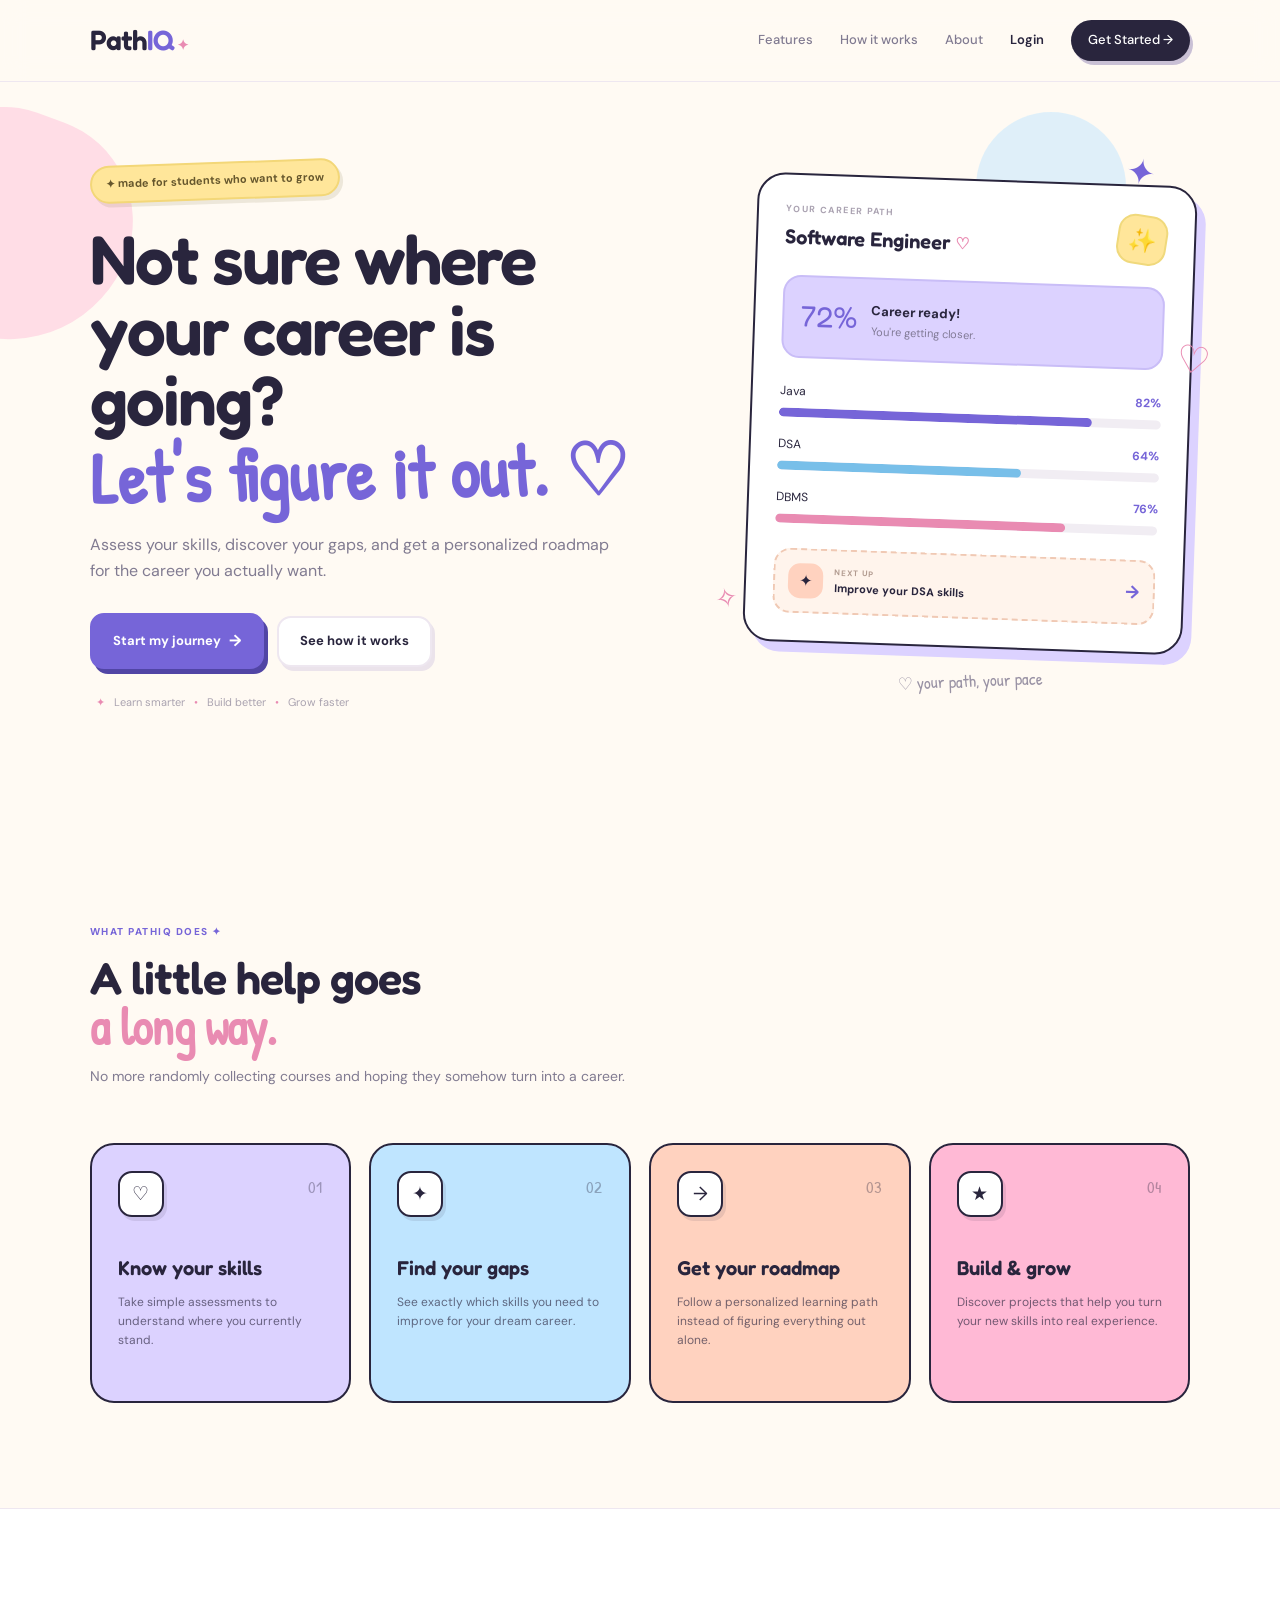
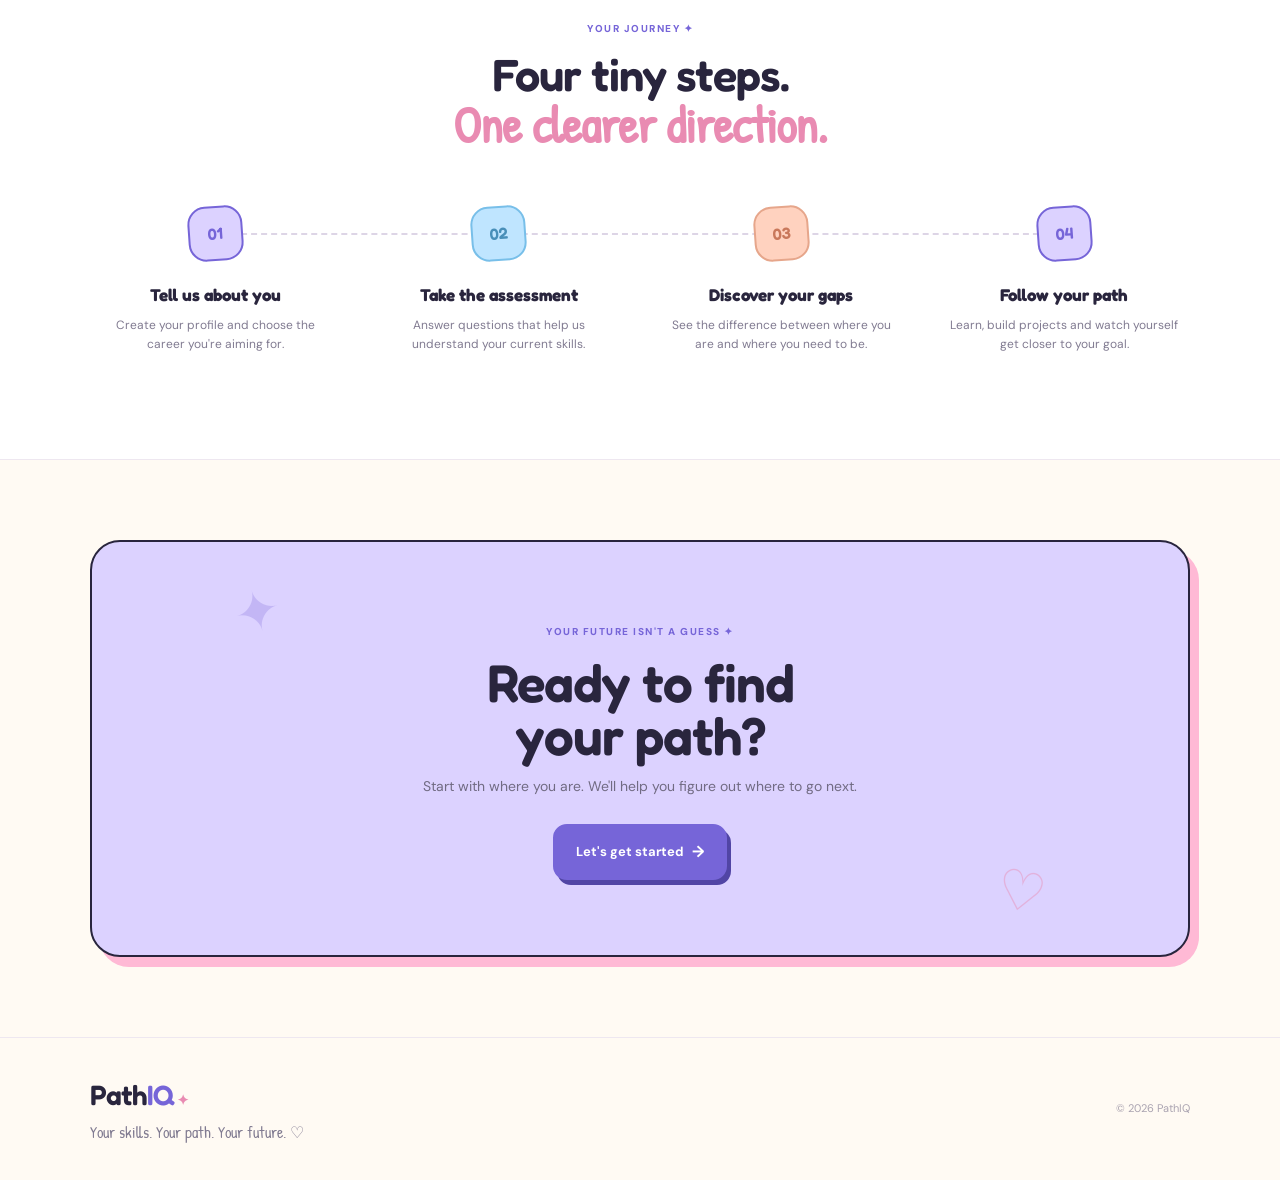
<file: index.html>
<!DOCTYPE html>
<html lang="en">

<head>
    <meta charset="UTF-8">
    <meta name="viewport" content="width=device-width, initial-scale=1.0">

    <title>PathIQ | Find Your Path</title>

    <link rel="stylesheet" href="style.css">

    <link rel="preconnect" href="https://fonts.googleapis.com">
    <link rel="preconnect" href="https://fonts.gstatic.com" crossorigin>

    <link href="https://fonts.googleapis.com/css2?family=DM+Sans:wght@400;500;600;700&family=Patrick+Hand&display=swap"
          rel="stylesheet">
</head>

<body>

<!-- NAVBAR -->

<header class="navbar">

    <a href="index.html" class="logo">
        Path<span>IQ</span><small>✦</small>
    </a>

    <nav>
        <a href="#features">Features</a>
        <a href="#how-it-works">How it works</a>
        <a href="#about">About</a>
        <a href="login.html" class="login-link">Login</a>

        <a href="register.html" class="nav-button">
            Get Started <span>→</span>
        </a>
    </nav>

</header>


<!-- HERO -->

<main>

<section class="hero">

    <div class="hero-content">

        <div class="cute-badge">
            ✦ made for students who want to grow
        </div>

        <h1>
            Not sure where<br>
            your career is going?
            <span>Let's figure it out. ♡</span>
        </h1>

        <p>
            Assess your skills, discover your gaps,
            and get a personalized roadmap for the
            career you actually want.
        </p>

        <div class="hero-buttons">

            <a href="register.html" class="primary-button">
                Start my journey <span>→</span>
            </a>

            <a href="#how-it-works" class="secondary-button">
                See how it works
            </a>

        </div>

        <div class="mini-trust">
            <span>✦</span>
            Learn smarter
            <span>•</span>
            Build better
            <span>•</span>
            Grow faster
        </div>

    </div>


    <!-- CAREER CARD -->

    <div class="hero-card-area">

        <div class="floating-star star-one">✦</div>
        <div class="floating-star star-two">✧</div>
        <div class="floating-heart">♡</div>

        <div class="career-card">

            <div class="card-top">

                <div>
                    <span class="tiny-label">YOUR CAREER PATH</span>

                    <h3>
                        Software Engineer
                        <span>♡</span>
                    </h3>
                </div>

                <div class="cute-avatar">
                    ✨
                </div>

            </div>


            <div class="ready-box">

                <div class="ready-number">
                    72%
                </div>

                <div>
                    <strong>Career ready!</strong>

                    <p>
                        You're getting closer.
                    </p>
                </div>

            </div>


            <div class="skill-list">

                <div class="skill-row">

                    <div class="skill-title">
                        <span>Java</span>
                        <strong>82%</strong>
                    </div>

                    <div class="skill-track">
                        <div class="skill-fill java"></div>
                    </div>

                </div>


                <div class="skill-row">

                    <div class="skill-title">
                        <span>DSA</span>
                        <strong>64%</strong>
                    </div>

                    <div class="skill-track">
                        <div class="skill-fill dsa"></div>
                    </div>

                </div>


                <div class="skill-row">

                    <div class="skill-title">
                        <span>DBMS</span>
                        <strong>76%</strong>
                    </div>

                    <div class="skill-track">
                        <div class="skill-fill dbms"></div>
                    </div>

                </div>

            </div>


            <div class="next-step">

                <div class="step-icon">
                    ✦
                </div>

                <div>
                    <span>NEXT UP</span>
                    <strong>Improve your DSA skills</strong>
                </div>

                <span class="arrow">→</span>

            </div>

        </div>


        <div class="little-note">
            <span>♡</span>
            your path, your pace
        </div>

    </div>

</section>


<!-- FEATURES -->

<section class="features" id="features">

    <div class="section-title">

        <span class="section-label">
            WHAT PATHIQ DOES ✦
        </span>

        <h2>
            A little help goes<br>
            <span>a long way.</span>
        </h2>

        <p>
            No more randomly collecting courses and hoping
            they somehow turn into a career.
        </p>

    </div>


    <div class="feature-grid">

        <article class="feature-card purple">

            <div class="feature-icon">
                ♡
            </div>

            <span class="feature-number">01</span>

            <h3>
                Know your skills
            </h3>

            <p>
                Take simple assessments to understand
                where you currently stand.
            </p>

        </article>


        <article class="feature-card blue">

            <div class="feature-icon">
                ✦
            </div>

            <span class="feature-number">02</span>

            <h3>
                Find your gaps
            </h3>

            <p>
                See exactly which skills you need
                to improve for your dream career.
            </p>

        </article>


        <article class="feature-card peach">

            <div class="feature-icon">
                → 
            </div>

            <span class="feature-number">03</span>

            <h3>
                Get your roadmap
            </h3>

            <p>
                Follow a personalized learning path
                instead of figuring everything out alone.
            </p>

        </article>


        <article class="feature-card pink">

            <div class="feature-icon">
                ★
            </div>

            <span class="feature-number">04</span>

            <h3>
                Build & grow
            </h3>

            <p>
                Discover projects that help you turn
                your new skills into real experience.
            </p>

        </article>

    </div>

</section>


<!-- HOW IT WORKS -->

<section class="how-it-works" id="how-it-works">

    <div class="section-title center">

        <span class="section-label">
            YOUR JOURNEY ✦
        </span>

        <h2>
            Four tiny steps.<br>
            <span>One clearer direction.</span>
        </h2>

    </div>


    <div class="journey">

        <div class="journey-line"></div>


        <div class="journey-step">

            <div class="journey-number">
                01
            </div>

            <h3>
                Tell us about you
            </h3>

            <p>
                Create your profile and choose
                the career you're aiming for.
            </p>

        </div>


        <div class="journey-step">

            <div class="journey-number">
                02
            </div>

            <h3>
                Take the assessment
            </h3>

            <p>
                Answer questions that help us
                understand your current skills.
            </p>

        </div>


        <div class="journey-step">

            <div class="journey-number">
                03
            </div>

            <h3>
                Discover your gaps
            </h3>

            <p>
                See the difference between
                where you are and where you need to be.
            </p>

        </div>


        <div class="journey-step">

            <div class="journey-number">
                04
            </div>

            <h3>
                Follow your path
            </h3>

            <p>
                Learn, build projects and watch
                yourself get closer to your goal.
            </p>

        </div>

    </div>

</section>


<!-- CTA -->

<section class="cta" id="about">

    <div class="cta-decoration one">✦</div>
    <div class="cta-decoration two">♡</div>

    <div class="cta-content">

        <span class="section-label">
            YOUR FUTURE ISN'T A GUESS ✦
        </span>

        <h2>
            Ready to find<br>
            your path?
        </h2>

        <p>
            Start with where you are.
            We'll help you figure out where to go next.
        </p>

        <a href="register.html" class="primary-button">
            Let's get started <span>→</span>
        </a>

    </div>

</section>

</main>


<!-- FOOTER -->

<footer>

    <div class="footer-brand">
        <div class="logo">
            Path<span>IQ</span><small>✦</small>
        </div>

        <p>
            Your skills. Your path. Your future. ♡
        </p>
    </div>

    <div class="footer-right">
        © 2026 PathIQ
    </div>

</footer>


<script src="script.js"></script>

</body>

</html>
</file>
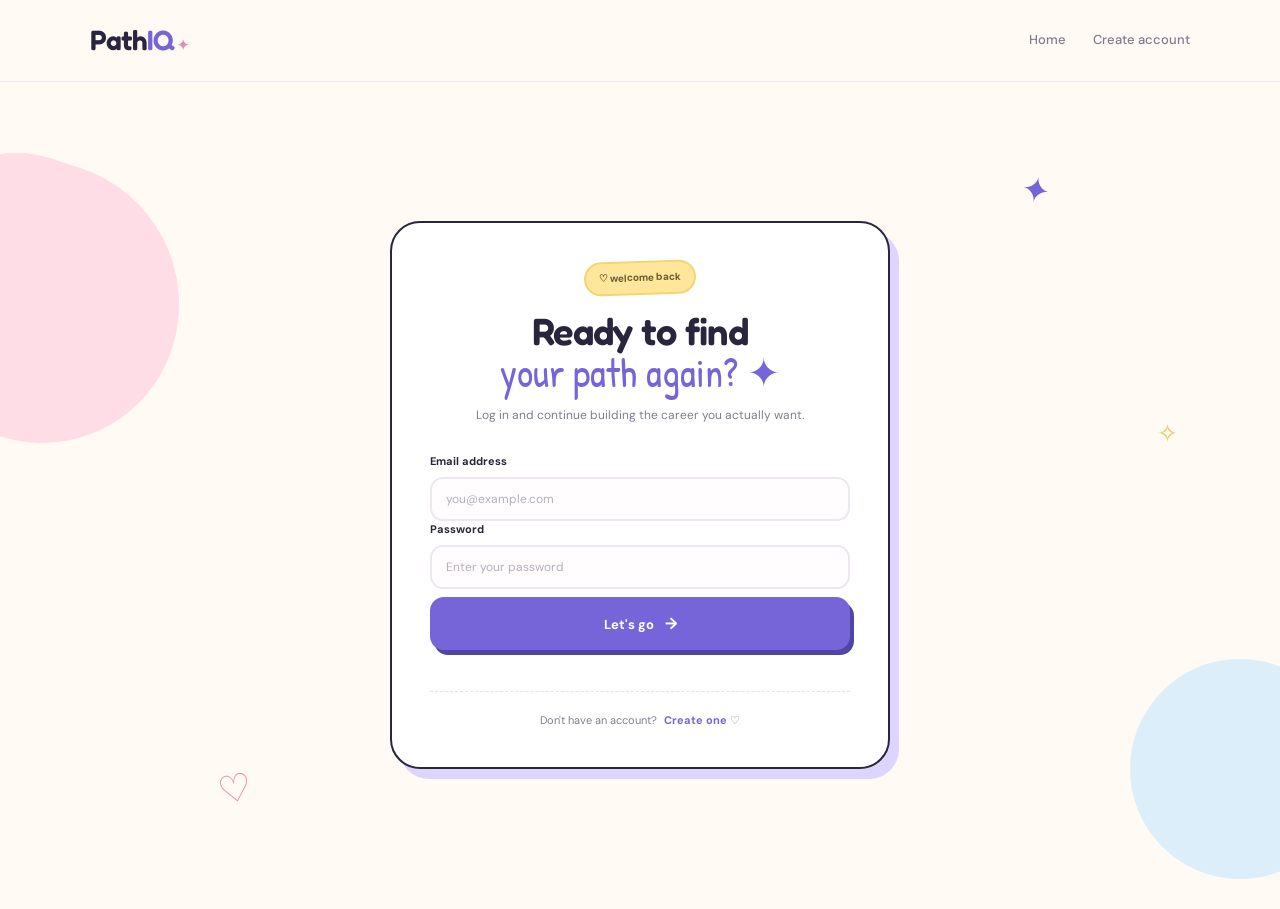
<file: assessment.html>
<!DOCTYPE html>
<html lang="en">

<head>
    <meta charset="UTF-8">
    <meta name="viewport" content="width=device-width, initial-scale=1.0">

    <title>PathIQ | Skill Assessment</title>

    <link rel="stylesheet" href="style.css">

    <link rel="preconnect" href="https://fonts.googleapis.com">
    <link rel="preconnect" href="https://fonts.gstatic.com" crossorigin>

    <link
        href="https://fonts.googleapis.com/css2?family=DM+Sans:wght@400;500;600;700&family=Fredoka:wght@400;500;600;700&family=Patrick+Hand&display=swap"
        rel="stylesheet">
</head>

<body>

<header class="navbar">

    <a href="dashboard.html" class="logo">
        Path<span>IQ</span><small>✦</small>
    </a>

    <nav>
        <a href="dashboard.html">Dashboard</a>
        <a href="index.html">Home</a>
        <a href="login.html" class="dashboard-logout">Logout</a>
    </nav>

</header>


<main class="assessment-page">


    <!-- INTRO -->

    <section class="assessment-intro">

        <div class="assessment-badge">
            ✦ let's see what you know
        </div>

        <h1>
            Find your
            <span>skill level</span> ♡
        </h1>

        <p>
            Choose a skill and answer a few quick questions
            to help PathIQ understand where you are.
        </p>

    </section>



    <!-- ASSESSMENT CARD -->

    <section class="assessment-card">


        <!-- SKILL SELECTOR -->

        <div class="assessment-skill-selector">

            <label for="skillSelect">
                CHOOSE A SKILL
            </label>

            <select id="skillSelect">

                <option value="">
                    Select a skill
                </option>

            </select>

        </div>



        <!-- TOP -->

        <div class="assessment-top">

            <div>

                <span class="mini-label">
                    SKILL ASSESSMENT
                </span>

                <h2 id="skillTitle">
                    Select a skill
                </h2>

            </div>


            <div class="question-count">

                <span id="currentQuestion">
                    1
                </span>

                /

                <span id="totalQuestions">
                    5
                </span>

            </div>

        </div>



        <!-- PROGRESS -->

        <div class="assessment-progress">

            <div
                id="assessmentProgress"
                class="assessment-progress-fill">
            </div>

        </div>



        <!-- QUESTION -->

        <div class="question-area">

            <span class="question-number">

                QUESTION
                <span id="questionNumber">
                    01
                </span>

            </span>


            <h3 id="questionText">
                Select a skill to begin your assessment.
            </h3>



            <!-- OPTIONS -->

            <div class="options">

                <button
                    class="option"
                    data-answer="A"
                    disabled>

                    <span class="option-letter">
                        A
                    </span>

                    <span id="optionA">
                        Option A
                    </span>

                </button>


                <button
                    class="option"
                    data-answer="B"
                    disabled>

                    <span class="option-letter">
                        B
                    </span>

                    <span id="optionB">
                        Option B
                    </span>

                </button>


                <button
                    class="option"
                    data-answer="C"
                    disabled>

                    <span class="option-letter">
                        C
                    </span>

                    <span id="optionC">
                        Option C
                    </span>

                </button>


                <button
                    class="option"
                    data-answer="D"
                    disabled>

                    <span class="option-letter">
                        D
                    </span>

                    <span id="optionD">
                        Option D
                    </span>

                </button>

            </div>

        </div>



        <!-- FOOTER -->

        <div class="assessment-footer">

            <button
                id="nextButton"
                class="assessment-next"
                disabled>

                Next question

                <span>
                    →
                </span>

            </button>

        </div>

    </section>



    <!-- NOTE -->

    <section class="assessment-note">

        <span>
            ✦
        </span>

        <p>
            Don't worry about getting everything right.
            Your answers simply help us understand your
            starting point.
        </p>

        <span>
            ♡
        </span>

    </section>


</main>


<script src="script.js"></script>

</body>

</html>
</file>
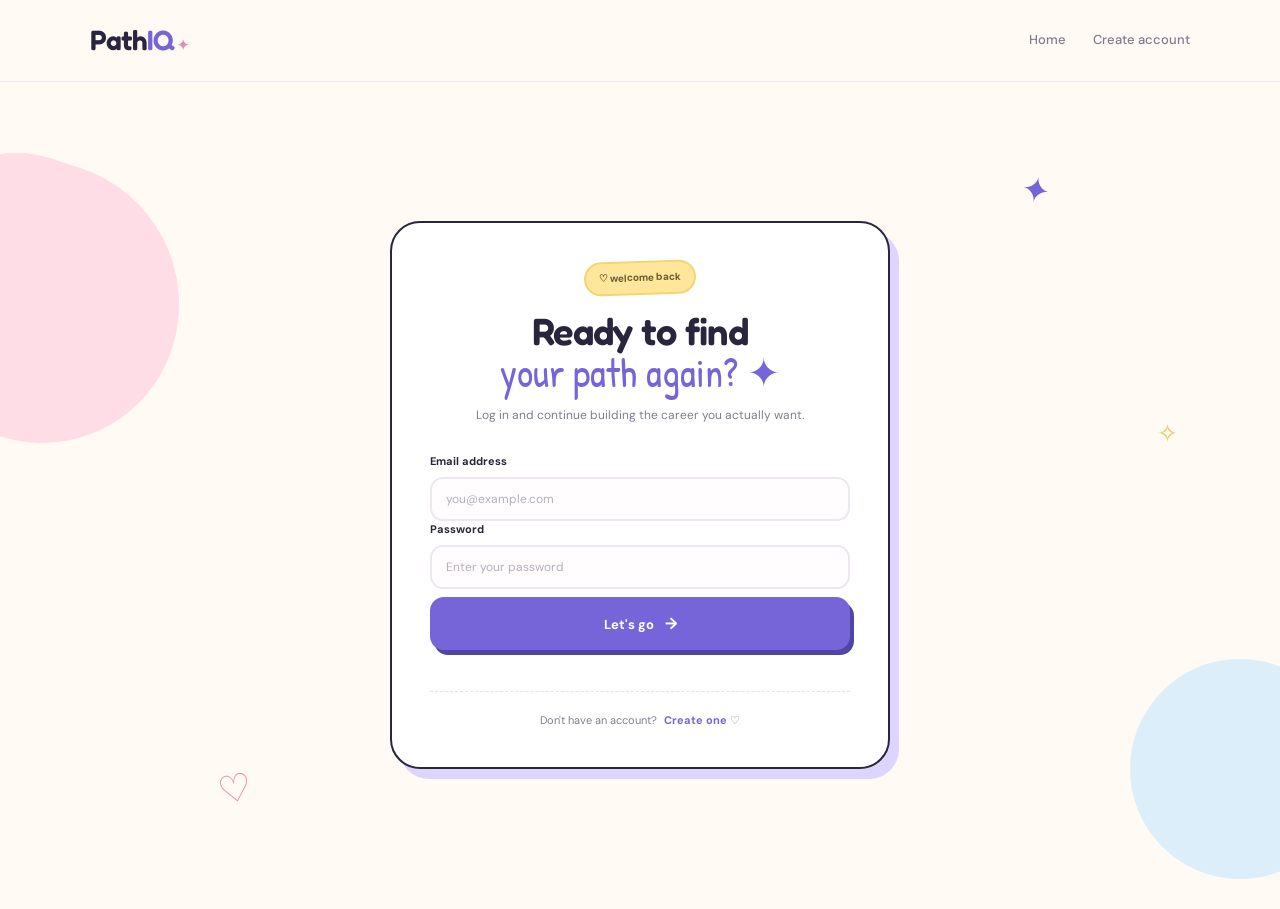
<file: dashboard.html>
<!DOCTYPE html>
<html lang="en">

<head>
    <meta charset="UTF-8">
    <meta name="viewport" content="width=device-width, initial-scale=1.0">

    <title>PathIQ | Dashboard</title>

    <link rel="stylesheet" href="style.css">

    <link rel="preconnect" href="https://fonts.googleapis.com">
    <link rel="preconnect" href="https://fonts.gstatic.com" crossorigin>

    <link
        href="https://fonts.googleapis.com/css2?family=DM+Sans:wght@400;500;600;700&family=Fredoka:wght@400;500;600;700&family=Patrick+Hand&display=swap"
        rel="stylesheet">
</head>

<body>

<header class="navbar">

    <a href="dashboard.html" class="logo">
        Path<span>IQ</span><small>✦</small>
    </a>

    <nav>
        <a href="dashboard.html">Dashboard</a>
        <a href="index.html">Home</a>
        <a href="login.html" class="dashboard-logout">Logout</a>
    </nav>

</header>


<main class="dashboard">

    <!-- WELCOME SECTION -->

    <section class="dashboard-welcome">

        <div>

            <div class="dashboard-badge">
                ✦ your journey starts here
            </div>

            <h1>
                Hey, <span id="userName">there</span> ♡
            </h1>

            <p>
                Let's turn your career goals into a path
                you can actually follow.
            </p>

        </div>


        <div class="career-goal-card">

            <span>
                YOUR CAREER GOAL
            </span>

            <h2 id="careerGoal">
                Software Engineer ♡
            </h2>

            <p>
                Keep going. You're building something good.
            </p>

        </div>

    </section>


    <!-- ASSESSMENT ACTION -->

    <section class="assessment-action">

        <div>

            <span class="mini-label">
                READY TO CHECK YOUR SKILLS?
            </span>

            <h2>
                Find out where you stand ♡
            </h2>

            <p>
                Take a quick assessment and let PathIQ
                identify your skill gaps.
            </p>

        </div>

        <a
            href="assessment.html"
            class="assessment-action-button">

            Take Assessment →

        </a>

    </section>


    <!-- DASHBOARD STATS -->

    <section class="dashboard-stats">

        <div class="stat-card stat-purple">

            <span class="stat-icon">
                ✦
            </span>

            <div>

                <small>
                    SKILLS ASSESSED
                </small>

                <strong id="skillsAssessed">
                    0
                </strong>

            </div>

        </div>


        <div class="stat-card stat-pink">

            <span class="stat-icon">
                ♡
            </span>

            <div>

                <small>
                    SKILL GAPS
                </small>

                <strong id="skillGaps">
                    0
                </strong>

            </div>

        </div>


        <div class="stat-card stat-yellow">

            <span class="stat-icon">
                →
            </span>

            <div>

                <small>
                    ROADMAP ITEMS
                </small>

                <strong id="roadmapItems">
                    0
                </strong>

            </div>

        </div>


        <div class="stat-card stat-blue">

            <span class="stat-icon">
                ✓
            </span>

            <div>

                <small>
                    PROGRESS
                </small>

                <strong id="progress">
                    0%
                </strong>

            </div>

        </div>

    </section>


    <!-- SKILLS + SKILL GAPS -->

    <section class="dashboard-grid">


        <!-- YOUR SKILLS -->

        <div class="dashboard-card skills-card">

            <div class="card-heading">

                <div>

                    <span class="mini-label">
                        YOUR SKILLS
                    </span>

                    <h2>
                        How you're doing
                    </h2>

                </div>

                <span class="card-decoration">
                    ✦
                </span>

            </div>


            <div
                class="skill-item"
                data-skill-id="1">

                <div class="skill-info">

                    <span>
                        Java
                    </span>

                    <strong class="skill-percentage">
                        72%
                    </strong>

                </div>

                <div class="progress-bar">

                    <div
                        class="progress-fill purple-fill"
                        style="width: 72%;">

                    </div>

                </div>

            </div>


            <div
                class="skill-item"
                data-skill-id="3">

                <div class="skill-info">

                    <span>
                        DSA
                    </span>

                    <strong class="skill-percentage">
                        48%
                    </strong>

                </div>

                <div class="progress-bar">

                    <div
                        class="progress-fill pink-fill"
                        style="width: 48%;">

                    </div>

                </div>

            </div>


            <div
                class="skill-item"
                data-skill-id="4">

                <div class="skill-info">

                    <span>
                        SQL
                    </span>

                    <strong class="skill-percentage">
                        65%
                    </strong>

                </div>

                <div class="progress-bar">

                    <div
                        class="progress-fill yellow-fill"
                        style="width: 65%;">

                    </div>

                </div>

            </div>


            <div
                class="skill-item"
                data-skill-id="13">

                <div class="skill-info">

                    <span>
                        Spring Boot
                    </span>

                    <strong class="skill-percentage">
                        55%
                    </strong>

                </div>

                <div class="progress-bar">

                    <div
                        class="progress-fill blue-fill"
                        style="width: 55%;">

                    </div>

                </div>

            </div>

        </div>


        <!-- SKILL GAPS -->

        <div class="dashboard-card gaps-card">

            <div class="card-heading">

                <div>

                    <span class="mini-label">
                        SKILL GAPS
                    </span>

                    <h2>
                        What to work on
                    </h2>

                </div>

                <span class="card-decoration">
                    ♡
                </span>

            </div>


            <div id="skillGapList">

                <div class="gap-item">

                    <div>

                        <strong>
                            Loading...
                        </strong>

                        <span>
                            Finding your skill gaps
                        </span>

                    </div>

                    <b>
                        ...
                    </b>

                </div>

            </div>


            <a
                href="skill-analysis.html"
                class="small-action">

                View full skill analysis →

            </a>

        </div>

    </section>


    <!-- ROADMAP -->

    <section class="roadmap-card dashboard-card">

        <div class="roadmap-header">

            <div>

                <span class="mini-label">
                    YOUR ROADMAP
                </span>

                <h2>
                    Your next steps
                    <span>♡</span>
                </h2>

            </div>


            <a
                href="roadmap.html"
                class="small-action">

                View roadmap →

            </a>

        </div>


        <div id="roadmapList">

            <div class="roadmap-item">

                <div class="roadmap-number">
                    01
                </div>

                <div class="roadmap-content">

                    <h3>
                        Loading roadmap...
                    </h3>

                    <p>
                        Building your personalized learning path.
                    </p>

                </div>

                <span class="roadmap-status not-started">
                    Loading
                </span>

            </div>

        </div>

    </section>


    <!-- QUOTE -->

    <section class="dashboard-quote">

        <span>
            ✦
        </span>

        <p>
            You don't need to have it all figured out.
            You just need to know your next step.
        </p>

        <span>
            ♡
        </span>

    </section>

</main>


<script src="script.js"></script>

</body>

</html>
</file>
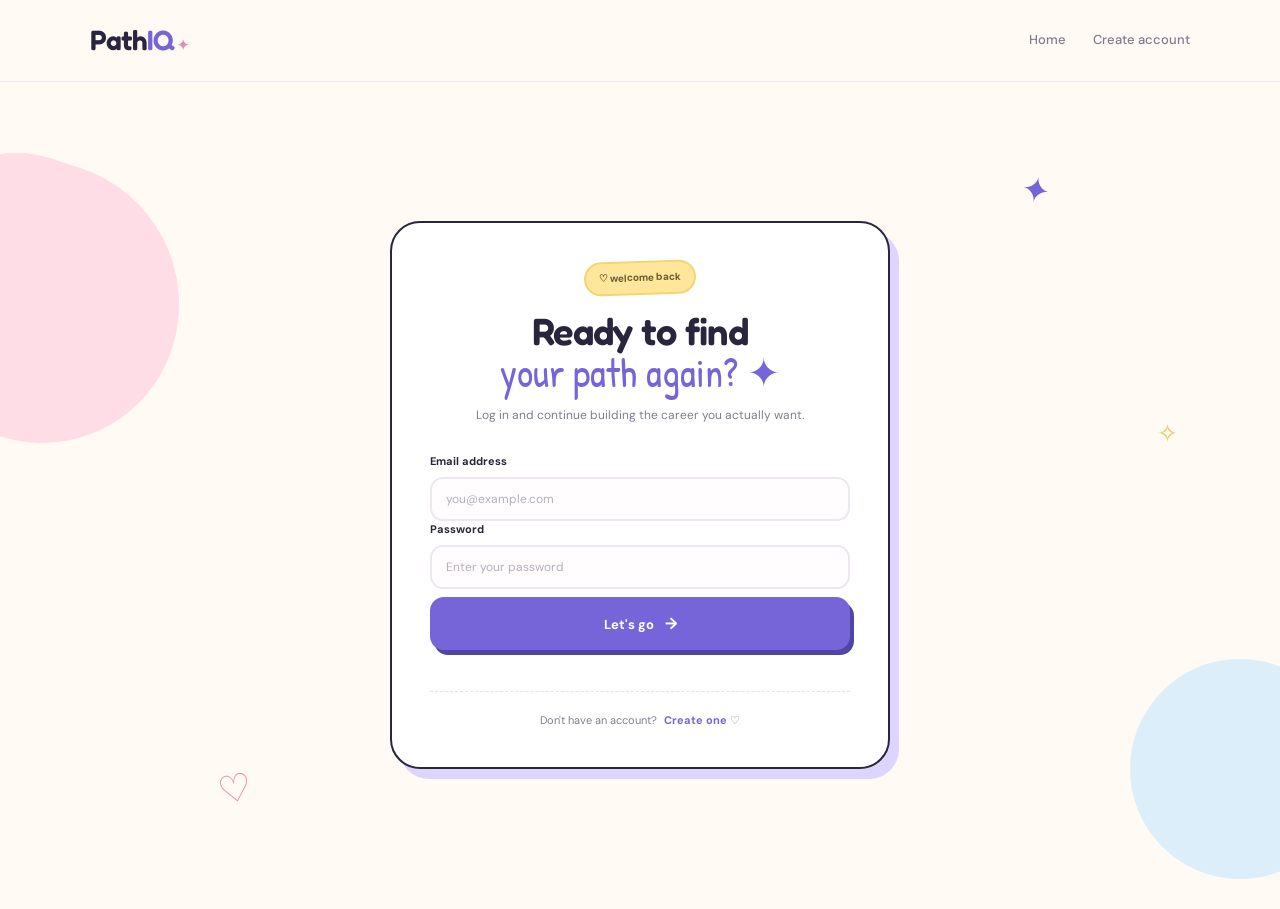
<file: login.html>
<!DOCTYPE html>
<html lang="en">

<head>
    <meta charset="UTF-8">
    <meta name="viewport" content="width=device-width, initial-scale=1.0">

    <title>PathIQ | Welcome Back</title>

    <link rel="stylesheet" href="style.css">

    <link rel="preconnect" href="https://fonts.googleapis.com">
    <link rel="preconnect" href="https://fonts.gstatic.com" crossorigin>

    <link href="https://fonts.googleapis.com/css2?family=DM+Sans:wght@400;500;600;700&family=Fredoka:wght@400;500;600;700&family=Patrick+Hand&display=swap"
          rel="stylesheet">
</head>

<body>

<header class="navbar">

    <a href="index.html" class="logo">
        Path<span>IQ</span><small>✦</small>
    </a>

    <nav>
        <a href="index.html">Home</a>

        <a href="register.html">
            Create account
        </a>
    </nav>

</header>


<main class="auth-page login-page">

    <div class="auth-decoration decoration-one">✦</div>
    <div class="auth-decoration decoration-two">♡</div>
    <div class="auth-decoration decoration-three">✧</div>


    <section class="register-card login-card">

        <div class="register-intro">

            <div class="auth-badge">
                ♡ welcome back
            </div>

            <h1>
                Ready to find
                <span>your path again? ✦</span>
            </h1>

            <p>
                Log in and continue building the career
                you actually want.
            </p>

        </div>


        <form id="loginForm">


            <!-- EMAIL -->

            <div class="form-group">

                <label for="loginEmail">
                    Email address
                </label>

                <input
                    type="email"
                    id="loginEmail"
                    name="email"
                    placeholder="you@example.com"
                    required
                >

            </div>


            <!-- PASSWORD -->

            <div class="form-group">

                <label for="loginPassword">
                    Password
                </label>

                <input
                    type="password"
                    id="loginPassword"
                    name="password"
                    placeholder="Enter your password"
                    required
                >

            </div>


            <button
                type="submit"
                class="register-button">

                Let's go
                <span>→</span>

            </button>


            <p id="loginMessage" class="form-message"></p>


        </form>


        <div class="auth-footer">

            Don't have an account?

            <a href="register.html">
                Create one
            </a>

            ♡

        </div>

    </section>

</main>


<script src="script.js"></script>

</body>

</html>
</file>
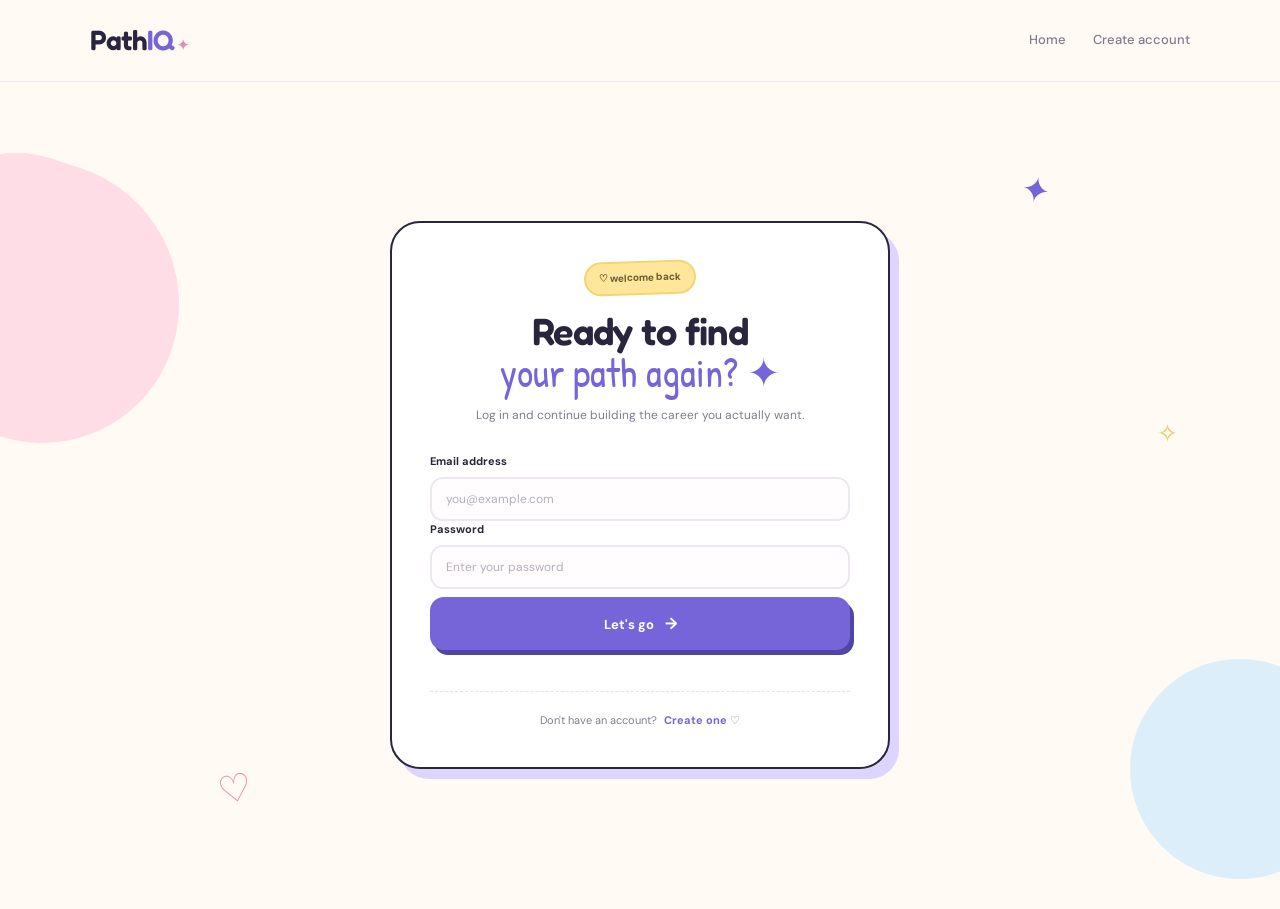
<file: projects.html>
<!DOCTYPE html>
<html lang="en">

<head>
    <meta charset="UTF-8">
    <meta name="viewport" content="width=device-width, initial-scale=1.0">

    <title>PathIQ | Recommended Projects</title>

    <link rel="stylesheet" href="style.css">

    <link rel="preconnect" href="https://fonts.googleapis.com">
    <link rel="preconnect" href="https://fonts.gstatic.com" crossorigin>

    <link
        href="https://fonts.googleapis.com/css2?family=DM+Sans:wght@400;500;600;700&family=Fredoka:wght@400;500;600;700&family=Patrick+Hand&display=swap"
        rel="stylesheet">
</head>

<body>

<header class="navbar">

    <a href="dashboard.html" class="logo">
        Path<span>IQ</span><small>✦</small>
    </a>

    <nav>

        <a href="dashboard.html">
            Dashboard
        </a>

        <a href="index.html">
            Home
        </a>

        <a href="login.html" class="dashboard-logout">
            Logout
        </a>

    </nav>

</header>


<main class="projects-page">

    <!-- =========================
         INTRO
    ========================== -->

    <section class="projects-intro">

        <div class="projects-badge">
            ✦ picked for your path
        </div>

        <h1>
            Projects that help you
            <span>level up ♡</span>
        </h1>

        <p>
            Based on your current skill gaps,
            PathIQ recommends projects that help you
            turn learning into something you can actually build.
        </p>

    </section>


    <!-- =========================
         PROJECT LIST
    ========================== -->

    <section class="projects-card">

        <div class="projects-heading">

            <div>

                <span class="mini-label">
                    RECOMMENDED PROJECTS
                </span>

                <h2>
                    Your next builds
                </h2>

            </div>

            <span class="projects-decoration">
                ✦
            </span>

        </div>


        <div id="projectList">

            <div class="project-loading">

                <span class="loading-star">
                    ✦
                </span>

                <p>
                    Finding projects for you...
                </p>

            </div>

        </div>

    </section>


    <!-- =========================
         FOOTER NOTE
    ========================== -->

    <section class="projects-note">

        <span>
            ♡
        </span>

        <p>
            You don't need a perfect project.
            You need a project that teaches you something.
        </p>

        <span>
            ✦
        </span>

    </section>

</main>


<script src="script.js"></script>

</body>

</html>
</file>
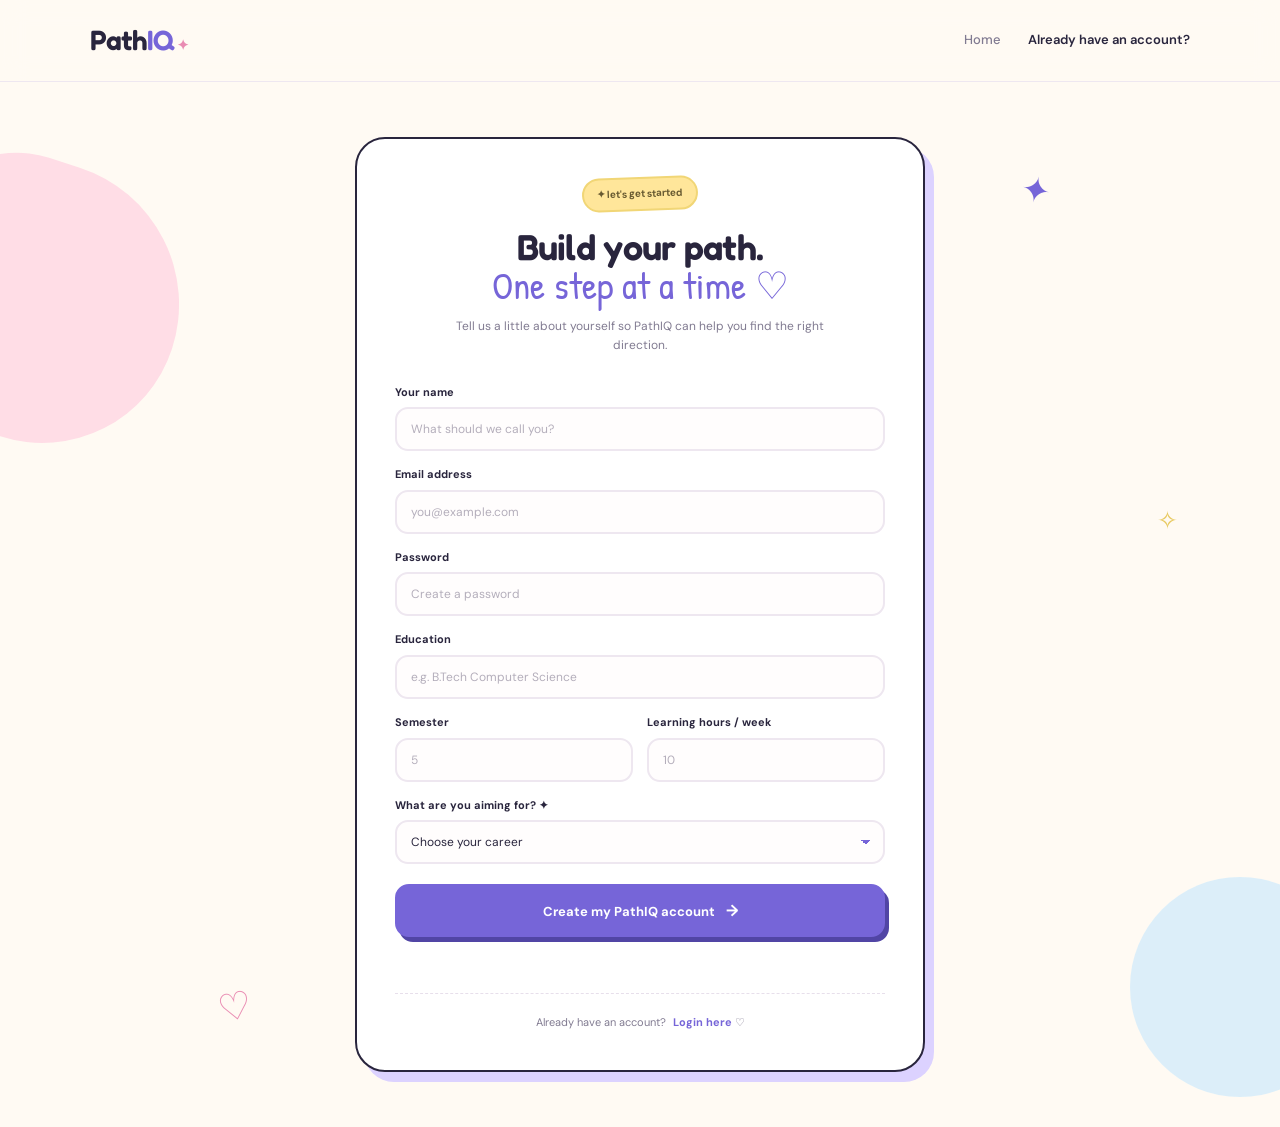
<file: register.html>
<!DOCTYPE html>
<html lang="en">

<head>
    <meta charset="UTF-8">
    <meta name="viewport" content="width=device-width, initial-scale=1.0">

    <title>PathIQ | Create Your Account</title>

    <link rel="stylesheet" href="style.css">

    <link rel="preconnect" href="https://fonts.googleapis.com">
    <link rel="preconnect" href="https://fonts.gstatic.com" crossorigin>

    <link href="https://fonts.googleapis.com/css2?family=DM+Sans:wght@400;500;600;700&family=Fredoka:wght@400;500;600;700&family=Patrick+Hand&display=swap"
          rel="stylesheet">
</head>

<body>

<header class="navbar">

    <a href="index.html" class="logo">
        Path<span>IQ</span><small>✦</small>
    </a>

    <nav>
        <a href="index.html">Home</a>
        <a href="login.html" class="login-link">
            Already have an account?
        </a>
    </nav>

</header>


<main class="auth-page">

    <div class="auth-decoration decoration-one">✦</div>
    <div class="auth-decoration decoration-two">♡</div>
    <div class="auth-decoration decoration-three">✧</div>


    <section class="register-card">

        <div class="register-intro">

            <div class="auth-badge">
                ✦ let's get started
            </div>

            <h1>
                Build your path.
                <span>One step at a time ♡</span>
            </h1>

            <p>
                Tell us a little about yourself so PathIQ
                can help you find the right direction.
            </p>

        </div>


        <form id="registerForm">


            <!-- NAME -->

            <div class="form-group">

                <label for="name">
                    Your name
                </label>

                <input
                    type="text"
                    id="name"
                    name="name"
                    placeholder="What should we call you?"
                    required
                >

            </div>


            <!-- EMAIL -->

            <div class="form-group">

                <label for="email">
                    Email address
                </label>

                <input
                    type="email"
                    id="email"
                    name="email"
                    placeholder="you@example.com"
                    required
                >

            </div>


            <!-- PASSWORD -->

            <div class="form-group">

                <label for="password">
                    Password
                </label>

                <input
                    type="password"
                    id="password"
                    name="password"
                    placeholder="Create a password"
                    required
                >

            </div>


            <!-- EDUCATION -->

            <div class="form-group">

                <label for="education">
                    Education
                </label>

                <input
                    type="text"
                    id="education"
                    name="education"
                    placeholder="e.g. B.Tech Computer Science"
                >

            </div>


            <!-- SEMESTER + HOURS -->

            <div class="form-row">

                <div class="form-group">

                    <label for="semester">
                        Semester
                    </label>

                    <input
                        type="number"
                        id="semester"
                        name="semester"
                        min="1"
                        max="12"
                        placeholder="5"
                    >

                </div>


                <div class="form-group">

                    <label for="learningHours">
                        Learning hours / week
                    </label>

                    <input
                        type="number"
                        id="learningHours"
                        name="learningHours"
                        min="1"
                        max="168"
                        placeholder="10"
                    >

                </div>

            </div>


            <!-- CAREER -->

            <div class="form-group">

                <label for="careerId">
                    What are you aiming for? ✦
                </label>

                <select id="careerId" name="careerId">

                    <option value="">
                        Choose your career
                    </option>

                    <option value="1">
                        Software Engineer
                    </option>

                    <option value="2">
                        ML Engineer
                    </option>

                    <option value="3">
                        Frontend Developer
                    </option>

                    <option value="4">
                        Backend Developer
                    </option>

                    <option value="5">
                        Data Analyst
                    </option>

                </select>

            </div>


            <button
                type="submit"
                class="register-button">

                Create my PathIQ account
                <span>→</span>

            </button>


            <p id="registerMessage" class="form-message"></p>


        </form>


        <div class="auth-footer">

            Already have an account?

            <a href="login.html">
                Login here
            </a>

            ♡

        </div>

    </section>

</main>


<script src="script.js"></script>

</body>

</html>
</file>
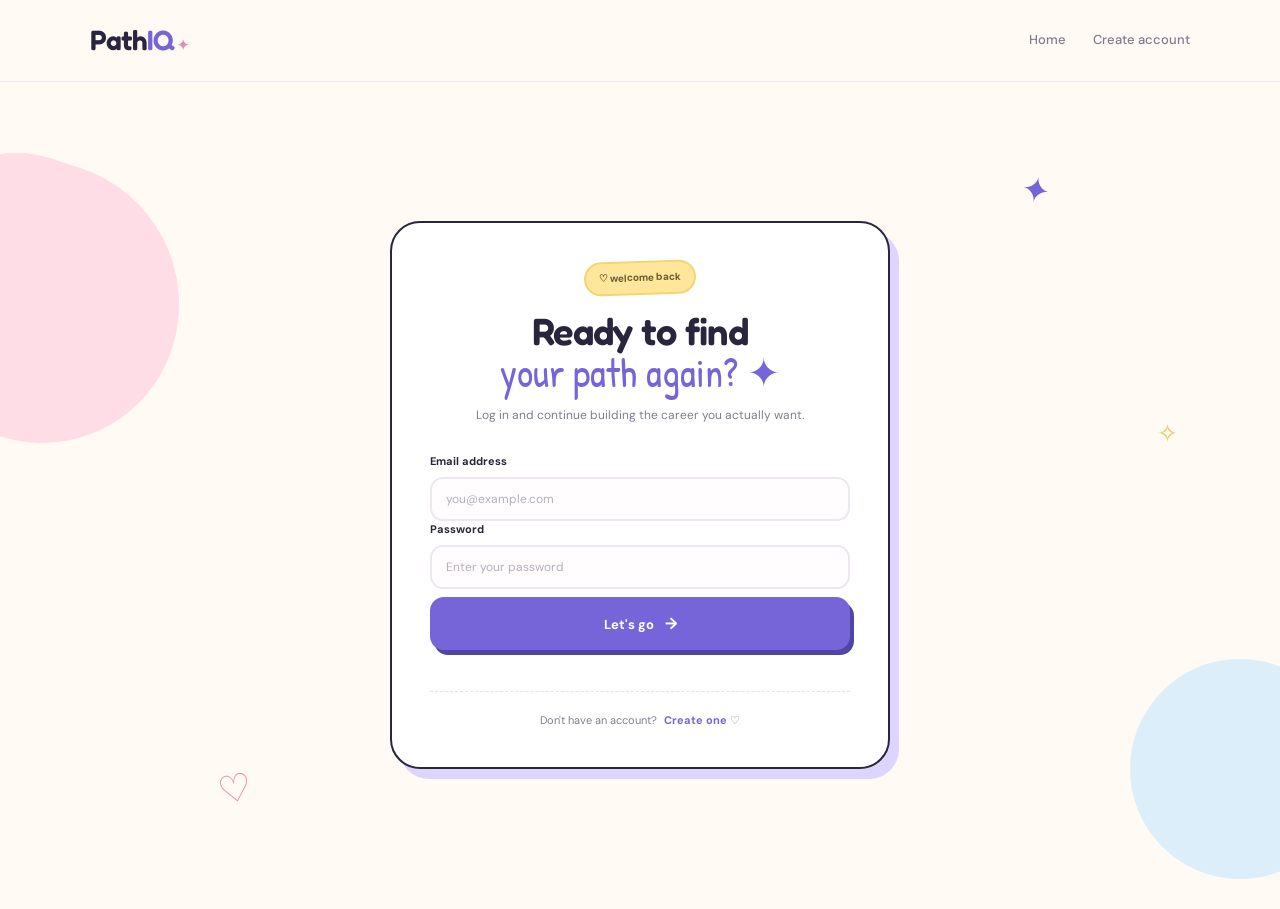
<file: roadmap.html>
<!DOCTYPE html>
<html lang="en">

<head>
    <meta charset="UTF-8">
    <meta name="viewport" content="width=device-width, initial-scale=1.0">

    <title>PathIQ | Your Roadmap</title>

    <link rel="stylesheet" href="style.css">

    <link rel="preconnect" href="https://fonts.googleapis.com">
    <link rel="preconnect" href="https://fonts.gstatic.com" crossorigin>

    <link
        href="https://fonts.googleapis.com/css2?family=DM+Sans:wght@400;500;600;700&family=Fredoka:wght@400;500;600;700&family=Patrick+Hand&display=swap"
        rel="stylesheet">
</head>

<body>

<header class="navbar">

    <a href="dashboard.html" class="logo">
        Path<span>IQ</span><small>✦</small>
    </a>

    <nav>
        <a href="dashboard.html">Dashboard</a>
        <a href="index.html">Home</a>
        <a href="login.html" class="dashboard-logout">Logout</a>
    </nav>

</header>


<main class="roadmap-page">

    <section class="roadmap-intro">

        <div class="roadmap-badge">
            ✦ your learning path
        </div>

        <h1>
            Your roadmap to
            <span>level up ♡</span>
        </h1>

        <p>
            Follow your personalized learning path,
            one skill at a time.
        </p>

    </section>


    <section class="roadmap-main-card">

        <div class="roadmap-main-heading">

            <div>

                <span class="mini-label">
                    PERSONALIZED ROADMAP
                </span>

                <h2 id="roadmapCareer">
                    Loading your career...
                </h2>

            </div>

            <span class="roadmap-main-decoration">
                ✦
            </span>

        </div>


        <div id="roadmapPageList">

            <div class="roadmap-page-loading">

                <span>✦</span>

                <p>
                    Building your roadmap...
                </p>

            </div>

        </div>

    </section>


    <section class="roadmap-note">

        <span>♡</span>

        <p>
            Progress doesn't have to be perfect.
            Just keep taking the next step.
        </p>

        <span>✦</span>

    </section>

</main>


<script src="script.js"></script>

</body>

</html>
</file>
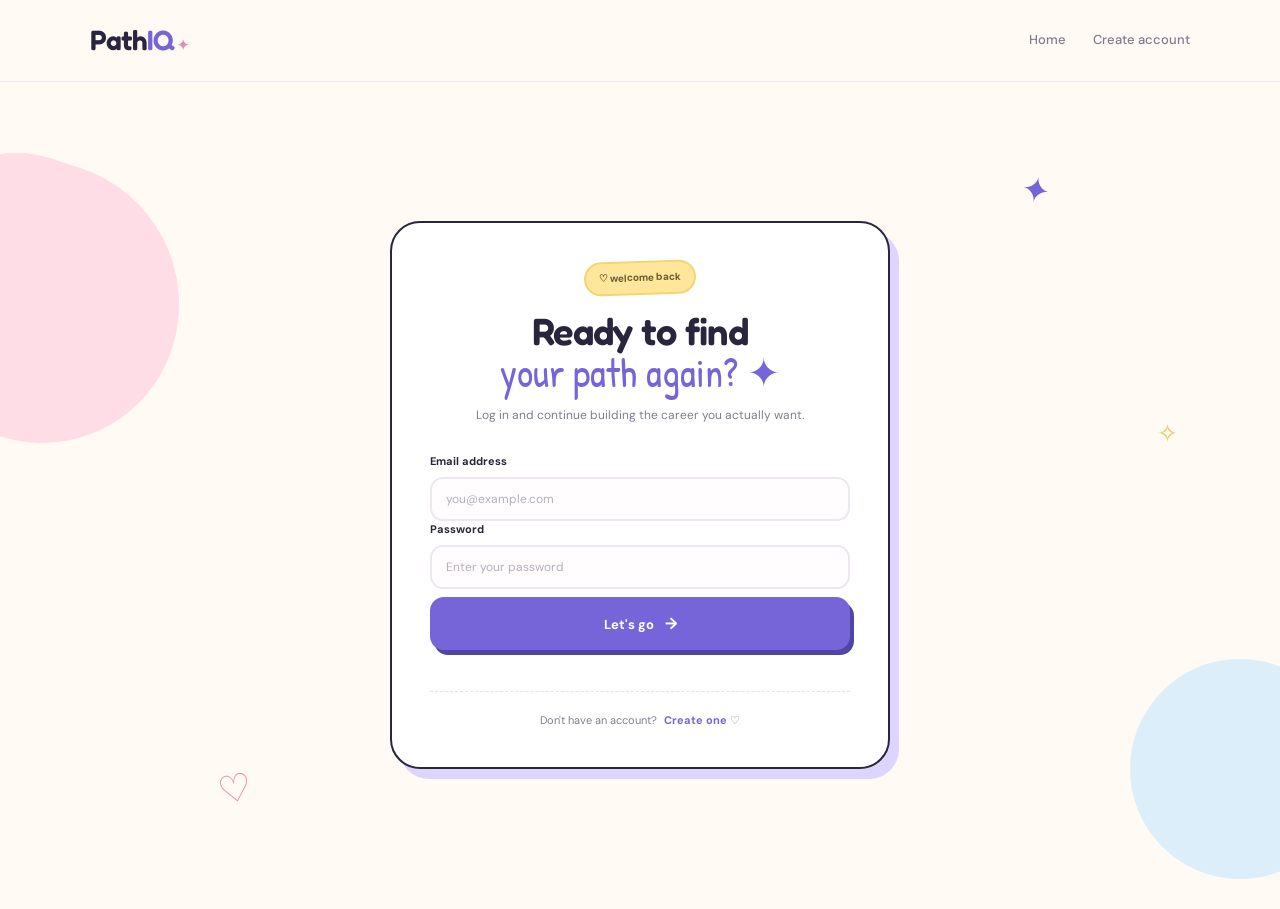
<file: skill-analysis.html>
<!DOCTYPE html>
<html lang="en">

<head>
    <meta charset="UTF-8">
    <meta name="viewport" content="width=device-width, initial-scale=1.0">

    <title>PathIQ | Skill Analysis</title>

    <link rel="stylesheet" href="style.css">

    <link rel="preconnect" href="https://fonts.googleapis.com">
    <link rel="preconnect" href="https://fonts.gstatic.com" crossorigin>

    <link
        href="https://fonts.googleapis.com/css2?family=DM+Sans:wght@400;500;600;700&family=Fredoka:wght@400;500;600;700&family=Patrick+Hand&display=swap"
        rel="stylesheet">
</head>

<body>

<header class="navbar">

    <a href="dashboard.html" class="logo">
        Path<span>IQ</span><small>✦</small>
    </a>

    <nav>
        <a href="dashboard.html">Dashboard</a>
        <a href="roadmap.html">Roadmap</a>
        <a href="projects.html">Projects</a>
        <a href="login.html" class="dashboard-logout">Logout</a>
    </nav>

</header>


<main class="skill-analysis-page">

    <section class="skill-analysis-intro">

        <div class="skill-analysis-badge">
            ✦ your skill analysis
        </div>

        <h1>
            Know where you are,
            <span>then grow from there ♡</span>
        </h1>

        <p>
            PathIQ compares your current skill levels
            with what your career goal requires.
        </p>

    </section>


    <section class="analysis-summary">

        <div class="analysis-summary-card summary-purple">

            <span class="summary-icon">✦</span>

            <div>
                <small>CAREER GOAL</small>
                <strong id="analysisCareer">
                    Loading...
                </strong>
            </div>

        </div>


        <div class="analysis-summary-card summary-pink">

            <span class="summary-icon">♡</span>

            <div>
                <small>SKILLS WITH GAPS</small>
                <strong id="analysisGapCount">
                    0
                </strong>
            </div>

        </div>


        <div class="analysis-summary-card summary-yellow">

            <span class="summary-icon">→</span>

            <div>
                <small>BIGGEST GAP</small>
                <strong id="biggestGap">
                    0%
                </strong>
            </div>

        </div>

    </section>


    <section class="skill-analysis-card">

        <div class="skill-analysis-heading">

            <div>
                <span class="mini-label">
                    SKILL BREAKDOWN
                </span>

                <h2>
                    What to work on
                </h2>
            </div>

            <span class="analysis-decoration">
                ✦
            </span>

        </div>


        <div id="analysisList">

            <div class="analysis-loading">

                <span>✦</span>

                <p>
                    Analyzing your skills...
                </p>

            </div>

        </div>

    </section>


    <section class="analysis-note">

        <span>♡</span>

        <p>
            Your skill gap isn't a failure.
            It's simply showing you where your next step is.
        </p>

        <span>✦</span>

    </section>

</main>


<script src="script.js"></script>

</body>

</html>
</file>
<file: style.css>
@import url('https://fonts.googleapis.com/css2?family=DM+Sans:wght@400;500;600;700&family=Fredoka:wght@400;500;600;700&family=Patrick+Hand&display=swap');

:root {
    --cream: #fffaf3;
    --white: #ffffff;
    --ink: #29253d;
    --muted: #817b91;

    --lavender: #dcd2ff;
    --purple: #7665d8;
    --pink: #ffb9d5;
    --pink-dark: #e98bb2;
    --blue: #bfe5ff;
    --yellow: #ffe69a;
    --peach: #ffd2bf;
    --mint: #c9efd9;

    --line: #eee7f0;

    --shadow: 0 14px 35px rgba(74, 59, 100, 0.10);
    --shadow-small: 0 7px 18px rgba(74, 59, 100, 0.08);
}

/* =========================
   RESET
========================= */

* {
    margin: 0;
    padding: 0;
    box-sizing: border-box;
}

html {
    scroll-behavior: smooth;
}

body {
    background: var(--cream);
    color: var(--ink);

    font-family: "DM Sans", sans-serif;

    line-height: 1.6;

    overflow-x: hidden;
}

a {
    text-decoration: none;
    color: inherit;
}


/* =========================
   NAVBAR
========================= */

.navbar {
    width: 100%;

    padding: 18px 7%;

    display: flex;
    align-items: center;
    justify-content: space-between;

    background: rgba(255, 250, 243, 0.92);

    border-bottom: 1px solid var(--line);

    position: sticky;
    top: 0;

    z-index: 100;

    backdrop-filter: blur(12px);
}

.logo {
    font-family: "Fredoka", sans-serif;

    font-size: 28px;

    font-weight: 600;

    letter-spacing: -1px;

    color: var(--ink);
}

.logo span {
    color: var(--purple);
}

.logo small {
    color: var(--pink-dark);

    font-size: 14px;

    margin-left: 3px;
}

.navbar nav {
    display: flex;

    align-items: center;

    gap: 27px;
}

.navbar nav a {
    font-size: 13px;

    color: var(--muted);

    font-weight: 500;

    transition: 0.2s ease;
}

.navbar nav a:hover {
    color: var(--ink);
}

.login-link {
    color: var(--ink) !important;

    font-weight: 600 !important;
}

.nav-button {
    padding: 10px 17px;

    border-radius: 50px;

    background: var(--ink);

    color: white !important;

    box-shadow: 3px 4px 0 #c9c0d5;

    transition: 0.2s ease;
}

.nav-button:hover {
    transform: translateY(-2px);

    box-shadow: 3px 6px 0 #c9c0d5;
}


/* =========================
   HERO
========================= */

.hero {
    min-height: 700px;

    padding: 80px 7% 100px;

    display: flex;

    align-items: center;

    justify-content: space-between;

    gap: 70px;

    position: relative;
}

.hero::before {
    content: "";

    position: absolute;

    width: 230px;
    height: 230px;

    background: var(--pink);

    border-radius: 48% 52% 62% 38%;

    top: 30px;
    left: -100px;

    opacity: 0.45;

    transform: rotate(20deg);
}

.hero::after {
    content: "";

    position: absolute;

    width: 150px;
    height: 150px;

    background: var(--blue);

    border-radius: 50%;

    right: 12%;
    top: 30px;

    opacity: 0.5;
}

.hero-content {
    max-width: 610px;

    position: relative;

    z-index: 2;
}

.cute-badge {
    display: inline-flex;

    align-items: center;

    gap: 6px;

    padding: 8px 14px;

    background: var(--yellow);

    border: 2px solid #f3d778;

    border-radius: 50px;

    color: #66572d;

    font-size: 11px;

    font-weight: 700;

    transform: rotate(-2deg);

    margin-bottom: 25px;

    box-shadow: 3px 4px 0 rgba(111, 91, 35, 0.12);
}

.hero h1 {
    font-family: "Fredoka", sans-serif;

    font-size: clamp(48px, 5.4vw, 76px);

    font-weight: 600;

    line-height: 1.02;

    letter-spacing: -2px;

    margin-bottom: 23px;
}

.hero h1 span {
    display: block;

    color: var(--purple);

    font-family: "Patrick Hand", cursive;

    font-size: 1.04em;

    letter-spacing: 0;

    transform: rotate(-1deg);
}

.hero-content > p {
    max-width: 540px;

    color: var(--muted);

    font-size: 16px;

    margin-bottom: 30px;
}

.hero-buttons {
    display: flex;

    align-items: center;

    gap: 13px;
}

.primary-button,
.secondary-button {
    display: inline-flex;

    align-items: center;

    justify-content: center;

    padding: 13px 21px;

    border-radius: 14px;

    font-size: 13px;

    font-weight: 700;

    transition: 0.2s ease;
}

.primary-button {
    background: var(--purple);

    color: white;

    border: 2px solid var(--purple);

    box-shadow: 4px 5px 0 #5145a5;
}

.primary-button:hover {
    transform: translateY(-3px);

    box-shadow: 4px 8px 0 #5145a5;
}

.primary-button span {
    margin-left: 8px;

    font-size: 16px;
}

.secondary-button {
    background: white;

    border: 2px solid var(--line);

    color: var(--ink);

    box-shadow: 3px 4px 0 #ebe3eb;
}

.secondary-button:hover {
    transform: translateY(-2px);
}

.mini-trust {
    margin-top: 25px;

    font-size: 11px;

    color: #aaa3b0;
}

.mini-trust span {
    color: var(--pink-dark);

    margin: 0 6px;
}


/* =========================
   HERO CAREER CARD
========================= */

.hero-card-area {
    width: 440px;

    flex-shrink: 0;

    position: relative;

    z-index: 2;
}

.career-card {
    padding: 27px;

    background: white;

    border: 2px solid var(--ink);

    border-radius: 28px;

    box-shadow: 9px 10px 0 var(--lavender);

    transform: rotate(2deg);

    transition: 0.3s ease;
}

.career-card:hover {
    transform: rotate(0deg) translateY(-5px);
}

.card-top {
    display: flex;

    align-items: center;

    justify-content: space-between;

    margin-bottom: 22px;
}

.tiny-label {
    display: block;

    color: #aaa2b1;

    font-size: 9px;

    font-weight: 700;

    letter-spacing: 1.4px;
}

.card-top h3 {
    font-family: "Fredoka", sans-serif;

    font-size: 20px;

    font-weight: 600;

    margin-top: 5px;
}

.card-top h3 span {
    color: var(--pink-dark);

    font-size: 16px;
}

.cute-avatar {
    width: 50px;
    height: 50px;

    display: flex;

    align-items: center;

    justify-content: center;

    border-radius: 17px;

    background: var(--yellow);

    border: 2px solid #f0d97c;

    font-size: 23px;

    transform: rotate(7deg);
}

.ready-box {
    display: flex;

    align-items: center;

    gap: 14px;

    padding: 16px;

    border-radius: 18px;

    background: var(--lavender);

    border: 2px solid #c9bdf7;

    margin-bottom: 24px;
}

.ready-number {
    font-family: "Fredoka", sans-serif;

    font-size: 29px;

    color: var(--purple);
}

.ready-box strong {
    font-size: 13px;
}

.ready-box p {
    color: #817a96;

    font-size: 11px;
}

.skill-row {
    margin-bottom: 18px;
}

.skill-title {
    display: flex;

    justify-content: space-between;

    font-size: 12px;

    margin-bottom: 7px;
}

.skill-title strong {
    color: var(--purple);
}

.skill-track {
    height: 9px;

    background: #f1edf3;

    border-radius: 50px;

    overflow: hidden;
}

.skill-fill {
    height: 100%;

    border-radius: inherit;
}

.skill-fill.java {
    width: 82%;

    background: var(--purple);
}

.skill-fill.dsa {
    width: 64%;

    background: #78bfe9;
}

.skill-fill.dbms {
    width: 76%;

    background: var(--pink-dark);
}

.next-step {
    display: flex;

    align-items: center;

    gap: 11px;

    padding: 13px;

    margin-top: 25px;

    background: #fff4ec;

    border: 2px dashed #f0c9b4;

    border-radius: 17px;
}

.step-icon {
    width: 35px;
    height: 35px;

    display: flex;

    align-items: center;

    justify-content: center;

    background: var(--peach);

    border-radius: 12px;

    font-size: 16px;
}

.next-step div:nth-child(2) {
    flex: 1;
}

.next-step span {
    display: block;

    color: #b29b90;

    font-size: 8px;

    font-weight: 700;

    letter-spacing: 1px;
}

.next-step strong {
    display: block;

    font-size: 11px;

    margin-top: 2px;
}

.arrow {
    color: var(--purple) !important;

    font-size: 18px !important;
}

.floating-star,
.floating-heart {
    position: absolute;

    z-index: 5;

    font-family: "Patrick Hand", cursive;
}

.star-one {
    top: -35px;

    right: 35px;

    color: var(--purple);

    font-size: 35px;

    transform: rotate(12deg);
}

.star-two {
    bottom: 75px;

    left: -35px;

    color: var(--pink-dark);

    font-size: 27px;

    transform: rotate(-15deg);
}

.floating-heart {
    right: -20px;

    top: 150px;

    color: var(--pink-dark);

    font-size: 38px;

    transform: rotate(10deg);
}

.little-note {
    text-align: center;

    margin-top: 18px;

    color: #9992a4;

    font-family: "Patrick Hand", cursive;

    font-size: 17px;

    transform: rotate(-2deg);
}


/* =========================
   SECTIONS
========================= */

.features,
.how-it-works {
    padding: 105px 7%;
}

.section-title {
    max-width: 630px;

    margin-bottom: 55px;
}

.section-title.center {
    margin-left: auto;

    margin-right: auto;

    text-align: center;
}

.section-label {
    color: var(--purple);

    font-size: 10px;

    font-weight: 800;

    letter-spacing: 1.5px;
}

.section-title h2 {
    font-family: "Fredoka", sans-serif;

    font-size: 45px;

    font-weight: 600;

    line-height: 1.05;

    letter-spacing: -1px;

    margin: 12px 0;
}

.section-title h2 span {
    color: var(--pink-dark);

    font-family: "Patrick Hand", cursive;

    font-size: 1.1em;
}

.section-title p {
    color: var(--muted);

    font-size: 14px;
}


/* =========================
   FEATURE CARDS
========================= */

.feature-grid {
    display: grid;

    grid-template-columns: repeat(4, 1fr);

    gap: 18px;
}

.feature-card {
    min-height: 260px;

    padding: 26px;

    position: relative;

    border: 2px solid var(--ink);

    border-radius: 24px;

    transition: 0.25s ease;
}

.feature-card:hover {
    transform: translateY(-8px) rotate(-1deg);

    box-shadow: 7px 8px 0 rgba(41, 37, 61, 0.10);
}

.feature-card.purple {
    background: var(--lavender);
}

.feature-card.blue {
    background: var(--blue);
}

.feature-card.peach {
    background: var(--peach);
}

.feature-card.pink {
    background: var(--pink);
}

.feature-icon {
    width: 46px;
    height: 46px;

    display: flex;

    align-items: center;

    justify-content: center;

    background: white;

    border: 2px solid var(--ink);

    border-radius: 14px;

    font-size: 19px;

    margin-bottom: 35px;

    box-shadow: 3px 4px 0 rgba(41, 37, 61, 0.10);
}

.feature-number {
    position: absolute;

    top: 28px;

    right: 27px;

    font-family: "Patrick Hand", cursive;

    font-size: 17px;

    color: rgba(41, 37, 61, 0.35);
}

.feature-card h3 {
    font-family: "Fredoka", sans-serif;

    font-size: 20px;

    font-weight: 600;

    margin-bottom: 9px;
}

.feature-card p {
    color: rgba(41, 37, 61, 0.65);

    font-size: 12px;
}


/* =========================
   JOURNEY
========================= */

.how-it-works {
    background: white;

    border-top: 1px solid var(--line);

    border-bottom: 1px solid var(--line);
}

.journey {
    display: grid;

    grid-template-columns: repeat(4, 1fr);

    gap: 30px;

    position: relative;
}

.journey-line {
    position: absolute;

    top: 27px;

    left: 11%;

    width: 78%;

    border-top: 2px dashed #ddd5e6;

    z-index: 0;
}

.journey-step {
    position: relative;

    z-index: 2;

    text-align: center;

    padding: 0 10px;
}

.journey-number {
    width: 55px;
    height: 55px;

    display: flex;

    align-items: center;

    justify-content: center;

    margin: 0 auto 20px;

    border-radius: 18px;

    background: var(--lavender);

    border: 2px solid var(--purple);

    color: var(--purple);

    font-family: "Fredoka", sans-serif;

    font-weight: 600;

    transform: rotate(-4deg);
}

.journey-step:nth-child(3) .journey-number {
    background: var(--blue);

    border-color: #78bfe9;

    color: #488fb9;
}

.journey-step:nth-child(4) .journey-number {
    background: var(--peach);

    border-color: #e6a68b;

    color: #c9785b;
}

.journey-step h3 {
    font-family: "Fredoka", sans-serif;

    font-size: 17px;

    margin-bottom: 8px;
}

.journey-step p {
    color: var(--muted);

    font-size: 12px;
}


/* =========================
   CTA
========================= */

.cta {
    margin: 80px 7%;

    padding: 75px 30px;

    position: relative;

    overflow: hidden;

    text-align: center;

    background: var(--lavender);

    border: 2px solid var(--ink);

    border-radius: 30px;

    box-shadow: 9px 10px 0 var(--pink);
}

.cta-content {
    position: relative;

    z-index: 2;
}

.cta h2 {
    font-family: "Fredoka", sans-serif;

    font-size: 53px;

    font-weight: 600;

    line-height: 1;

    letter-spacing: -1px;

    margin: 13px 0;
}

.cta p {
    color: #716b83;

    font-size: 14px;

    margin-bottom: 27px;
}

.cta-decoration {
    position: absolute;

    font-family: "Patrick Hand", cursive;

    font-size: 55px;

    color: rgba(118, 101, 216, 0.25);
}

.cta-decoration.one {
    top: 25px;

    left: 13%;

    transform: rotate(-15deg);
}

.cta-decoration.two {
    bottom: 20px;

    right: 13%;

    color: rgba(233, 139, 178, 0.45);

    transform: rotate(12deg);
}


/* =========================
   FOOTER
========================= */

footer {
    padding: 35px 7%;

    display: flex;

    align-items: center;

    justify-content: space-between;

    border-top: 1px solid var(--line);
}

.footer-brand p {
    color: var(--muted);

    font-family: "Patrick Hand", cursive;

    font-size: 16px;

    margin-top: 2px;
}

.footer-right {
    color: #aaa3b0;

    font-size: 11px;
}


/* =========================
   RESPONSIVE
========================= */

@media (max-width: 1050px) {

    .hero {
        flex-direction: column;

        text-align: center;

        padding-top: 65px;
    }

    .hero-content {
        max-width: 720px;
    }

    .hero-content > p {
        margin-left: auto;

        margin-right: auto;
    }

    .hero-buttons {
        justify-content: center;
    }

    .hero-card-area {
        width: min(440px, 100%);
    }

    .feature-grid {
        grid-template-columns: repeat(2, 1fr);
    }
}


@media (max-width: 750px) {

    .navbar {
        padding: 16px 5%;
    }

    .navbar nav {
        gap: 9px;
    }

    .navbar nav a:not(.login-link):not(.nav-button) {
        display: none;
    }

    .hero {
        padding: 55px 5% 80px;
    }

    .hero h1 {
        font-size: 45px;

        letter-spacing: -1px;
    }

    .hero-buttons {
        flex-direction: column;
    }

    .primary-button,
    .secondary-button {
        width: 100%;
    }

    .hero-card-area {
        width: 100%;
    }

    .career-card {
        padding: 22px;
    }

    .features,
    .how-it-works {
        padding: 75px 5%;
    }

    .section-title h2 {
        font-size: 37px;
    }

    .feature-grid {
        grid-template-columns: 1fr;
    }

    .journey {
        grid-template-columns: 1fr;

        gap: 30px;
    }

    .journey-line {
        display: none;
    }

    .cta {
        margin: 60px 5%;

        padding: 55px 22px;

        box-shadow: 6px 7px 0 var(--pink);
    }

    .cta h2 {
        font-size: 42px;
    }

    footer {
        flex-direction: column;

        gap: 15px;

        text-align: center;
    }
}


/* =========================
   REGISTER PAGE
========================= */

.auth-page {
    min-height: calc(100vh - 73px);

    display: flex;
    align-items: center;
    justify-content: center;

    padding: 55px 20px;

    position: relative;
    overflow: hidden;
}


/* Cute background blobs */

.auth-page::before {
    content: "";

    position: absolute;

    width: 280px;
    height: 280px;

    background: var(--pink);

    border-radius: 42% 58% 55% 45%;

    left: -100px;
    top: 80px;

    opacity: 0.45;

    transform: rotate(18deg);
}

.auth-page::after {
    content: "";

    position: absolute;

    width: 220px;
    height: 220px;

    background: var(--blue);

    border-radius: 50%;

    right: -70px;
    bottom: 30px;

    opacity: 0.55;
}


/* Floating decorations */

.auth-decoration {
    position: absolute;

    font-family: "Patrick Hand", cursive;

    z-index: 1;
}

.decoration-one {
    top: 80px;
    right: 18%;

    color: var(--purple);

    font-size: 35px;

    transform: rotate(12deg);
}

.decoration-two {
    bottom: 90px;
    left: 17%;

    color: var(--pink-dark);

    font-size: 38px;

    transform: rotate(-12deg);
}

.decoration-three {
    top: 40%;
    right: 8%;

    color: #e8c95f;

    font-size: 25px;
}


/* Main card */

.register-card {
    width: 100%;
    max-width: 570px;

    padding: 38px;

    background: var(--white);

    border: 2px solid var(--ink);

    border-radius: 30px;

    box-shadow: 9px 10px 0 var(--lavender);

    position: relative;

    z-index: 3;
}


/* Intro */

.register-intro {
    text-align: center;

    margin-bottom: 28px;
}

.auth-badge {
    display: inline-block;

    padding: 7px 13px;

    background: var(--yellow);

    border: 2px solid #f1d676;

    border-radius: 50px;

    color: #685a31;

    font-size: 10px;

    font-weight: 700;

    transform: rotate(-2deg);

    margin-bottom: 17px;
}

.register-intro h1 {
    font-family: "Fredoka", sans-serif;

    font-size: 36px;

    line-height: 1.05;

    font-weight: 600;

    letter-spacing: -0.7px;

    margin-bottom: 12px;
}

.register-intro h1 span {
    display: block;

    color: var(--purple);

    font-family: "Patrick Hand", cursive;

    font-size: 1.05em;

    font-weight: 400;

    letter-spacing: 0;
}

.register-intro p {
    max-width: 420px;

    margin: auto;

    color: var(--muted);

    font-size: 12px;
}


/* Form */

#registerForm {
    display: flex;

    flex-direction: column;

    gap: 15px;
}

.form-group {
    display: flex;

    flex-direction: column;

    gap: 6px;
}

.form-group label {
    font-size: 11px;

    font-weight: 700;

    color: var(--ink);
}

.form-group input,
.form-group select {
    width: 100%;

    padding: 12px 14px;

    background: #fffdfd;

    border: 2px solid #eee7f0;

    border-radius: 13px;

    outline: none;

    font-family: "DM Sans", sans-serif;

    font-size: 12px;

    color: var(--ink);

    transition: 0.2s ease;
}

.form-group input::placeholder {
    color: #b4aebb;
}

.form-group input:focus,
.form-group select:focus {
    border-color: var(--purple);

    background: white;

    box-shadow: 0 0 0 4px rgba(118, 101, 216, 0.09);
}

.form-group select {
    cursor: pointer;

    appearance: none;

    background-image:
        linear-gradient(45deg, transparent 50%, var(--purple) 50%),
        linear-gradient(135deg, var(--purple) 50%, transparent 50%);

    background-position:
        calc(100% - 17px) 50%,
        calc(100% - 12px) 50%;

    background-size:
        5px 5px,
        5px 5px;

    background-repeat: no-repeat;
}


/* Two-column row */

.form-row {
    display: grid;

    grid-template-columns: 1fr 1fr;

    gap: 14px;
}


/* Register button */

.register-button {
    width: 100%;

    margin-top: 5px;

    padding: 14px 18px;

    border: 2px solid var(--purple);

    border-radius: 14px;

    background: var(--purple);

    color: white;

    font-family: "DM Sans", sans-serif;

    font-size: 13px;

    font-weight: 700;

    cursor: pointer;

    box-shadow: 4px 5px 0 #5145a5;

    transition: 0.2s ease;
}

.register-button span {
    margin-left: 8px;

    font-size: 16px;
}

.register-button:hover {
    transform: translateY(-3px);

    box-shadow: 4px 8px 0 #5145a5;
}

.register-button:active {
    transform: translateY(1px);

    box-shadow: 2px 3px 0 #5145a5;
}


/* Response message */

.form-message {
    min-height: 18px;

    text-align: center;

    font-size: 11px;

    font-weight: 600;
}


/* Bottom login text */

.auth-footer {
    text-align: center;

    margin-top: 23px;

    padding-top: 20px;

    border-top: 1px dashed #e7dfeb;

    color: var(--muted);

    font-size: 11px;
}

.auth-footer a {
    color: var(--purple);

    font-weight: 700;

    margin-left: 4px;
}

.auth-footer a:hover {
    text-decoration: underline;
}


/* Mobile */

@media (max-width: 600px) {

    .auth-page {
        padding: 35px 15px;
    }

    .register-card {
        padding: 27px 20px;

        border-radius: 24px;

        box-shadow: 6px 7px 0 var(--lavender);
    }

    .register-intro h1 {
        font-size: 31px;
    }

    .form-row {
        grid-template-columns: 1fr;
    }

    .auth-decoration {
        display: none;
    }
}

/* =========================
   LOGIN PAGE
========================= */

.login-page {
    min-height: calc(100vh - 73px);
}

.login-card {
    max-width: 500px;
}

.login-card .register-intro h1 {
    font-size: 38px;
}

.login-card .register-intro p {
    max-width: 380px;
}

.login-card #loginForm {
    gap: 18px;
}


/* Login button */

.login-card .register-button {
    margin-top: 8px;
}


/* Make login page slightly softer */

.login-card {
    box-shadow: 9px 10px 0 #ded5ff;
}


/* Mobile */

@media (max-width: 600px) {

    .login-card {
        padding: 28px 21px;
    }

    .login-card .register-intro h1 {
        font-size: 32px;
    }
}


/* =========================
   DASHBOARD
========================= */

.dashboard {
    max-width: 1180px;
    margin: 0 auto;

    padding: 55px 25px 70px;

    position: relative;
}


/* =========================
   WELCOME SECTION
========================= */

.dashboard-welcome {
    display: flex;

    justify-content: space-between;
    align-items: center;

    gap: 30px;

    margin-bottom: 35px;
}

.dashboard-badge {
    display: inline-block;

    padding: 7px 14px;

    background: var(--yellow);

    border: 2px solid #efd477;

    border-radius: 50px;

    color: #66582e;

    font-size: 10px;

    font-weight: 700;

    transform: rotate(-2deg);

    margin-bottom: 15px;
}

.dashboard-welcome h1 {
    font-family: "Fredoka", sans-serif;

    font-size: 45px;

    line-height: 1.05;

    margin-bottom: 10px;
}

.dashboard-welcome h1 span {
    color: var(--purple);
}

.dashboard-welcome p {
    color: var(--muted);

    font-size: 13px;

    max-width: 500px;
}


/* Career goal */

.career-goal-card {
    min-width: 310px;

    padding: 25px;

    background: var(--lavender);

    border: 2px solid var(--ink);

    border-radius: 23px;

    box-shadow: 6px 7px 0 var(--purple);

    transform: rotate(1deg);
}

.career-goal-card span {
    font-size: 9px;

    font-weight: 700;

    color: var(--purple);

    letter-spacing: 1.5px;
}

.career-goal-card h2 {
    font-family: "Fredoka", sans-serif;

    font-size: 24px;

    margin: 8px 0;
}

.career-goal-card p {
    font-size: 10px;

    color: var(--muted);
}

/* ================================
   ASSESSMENT ACTION
================================ */

.assessment-action {
    display: flex;
    justify-content: space-between;
    align-items: center;
    gap: 30px;

    margin: 30px 0;

    padding: 25px 30px;

    background: #fff4d6;
    border: 2px solid #29233f;
    border-radius: 22px;

    box-shadow: 6px 6px 0 #d8c7ff;
}

.assessment-action h2 {
    margin: 8px 0 6px;

    font-family: "Fredoka", sans-serif;
    font-size: 25px;
    color: #29233f;
}

.assessment-action p {
    margin: 0;

    font-family: "DM Sans", sans-serif;
    font-size: 14px;
    color: #756d88;
}

.assessment-action-button {
    display: inline-flex;
    align-items: center;
    justify-content: center;

    padding: 13px 22px;

    background: #6754d9;
    color: #ffffff;

    border: 2px solid #29233f;
    border-radius: 14px;

    font-family: "DM Sans", sans-serif;
    font-size: 14px;
    font-weight: 700;

    text-decoration: none;

    white-space: nowrap;

    transition: 0.2s ease;
}

.assessment-action-button:hover {
    transform: translateY(-2px);
    box-shadow: 4px 4px 0 #29233f;
}

/* =========================
   STAT CARDS
========================= */

.dashboard-stats {
    display: grid;

    grid-template-columns:
        repeat(4, 1fr);

    gap: 15px;

    margin-bottom: 25px;
}

.stat-card {
    display: flex;

    align-items: center;

    gap: 14px;

    padding: 19px;

    border: 2px solid var(--ink);

    border-radius: 19px;

    background: white;

    transition: 0.2s ease;
}

.stat-card:hover {
    transform: translateY(-4px);
}

.stat-purple {
    background: #eee9ff;
}

.stat-pink {
    background: #ffe7ef;
}

.stat-yellow {
    background: #fff4c9;
}

.stat-blue {
    background: #e2f4fc;
}

.stat-icon {
    width: 42px;
    height: 42px;

    display: flex;

    align-items: center;
    justify-content: center;

    border-radius: 13px;

    background: white;

    font-size: 20px;

    color: var(--purple);
}

.stat-card small {
    display: block;

    font-size: 8px;

    font-weight: 700;

    letter-spacing: 1px;

    color: var(--muted);

    margin-bottom: 3px;
}

.stat-card strong {
    font-family: "Fredoka", sans-serif;

    font-size: 25px;
}


/* =========================
   DASHBOARD GRID
========================= */

.dashboard-grid {
    display: grid;

    grid-template-columns:
        1.1fr 0.9fr;

    gap: 20px;

    margin-bottom: 20px;
}

.dashboard-card {
    padding: 28px;

    background: white;

    border: 2px solid var(--ink);

    border-radius: 24px;

    box-shadow: 5px 6px 0 #e4dcff;
}


/* Card heading */

.card-heading {
    display: flex;

    justify-content: space-between;

    align-items: flex-start;

    margin-bottom: 25px;
}

.mini-label {
    font-size: 8px;

    font-weight: 700;

    letter-spacing: 1.5px;

    color: var(--purple);
}

.card-heading h2 {
    font-family: "Fredoka", sans-serif;

    font-size: 24px;

    margin-top: 5px;
}

.card-decoration {
    font-size: 25px;

    color: var(--pink-dark);
}


/* =========================
   SKILLS
========================= */

.skill-item {
    margin-bottom: 19px;
}

.skill-info {
    display: flex;

    justify-content: space-between;

    margin-bottom: 7px;

    font-size: 11px;

    font-weight: 600;
}

.skill-info strong {
    color: var(--purple);
}

.progress-bar {
    width: 100%;

    height: 10px;

    background: #f0ebf4;

    border-radius: 50px;

    overflow: hidden;
}

.progress-fill {
    height: 100%;

    border-radius: 50px;
}

.purple-fill {
    background: var(--purple);
}

.pink-fill {
    background: #ec91b1;
}

.yellow-fill {
    background: #e9c957;
}

.blue-fill {
    background: #8dcbe5;
}


/* =========================
   SKILL GAPS
========================= */

.gap-item {
    display: flex;

    align-items: center;

    justify-content: space-between;

    padding: 14px 0;

    border-bottom: 1px dashed #e7dfeb;
}

.gap-item:last-of-type {
    border-bottom: none;
}

.gap-item strong {
    display: block;

    font-size: 12px;
}

.gap-item span {
    display: block;

    margin-top: 3px;

    font-size: 9px;

    color: var(--muted);
}

.gap-item b {
    padding: 5px 9px;

    background: #ffe7ef;

    border-radius: 50px;

    color: #c96587;

    font-size: 9px;
}


/* =========================
   BUTTONS
========================= */

.small-action {
    margin-top: 17px;

    border: none;

    background: transparent;

    color: var(--purple);

    font-family: "DM Sans", sans-serif;

    font-size: 10px;

    font-weight: 700;

    cursor: pointer;

    padding: 0;
}

.small-action:hover {
    text-decoration: underline;
}


/* =========================
   ROADMAP
========================= */

.roadmap-card {
    margin-bottom: 25px;
}

.roadmap-header {
    display: flex;

    justify-content: space-between;

    align-items: center;

    margin-bottom: 20px;
}

.roadmap-header h2 {
    font-family: "Fredoka", sans-serif;

    font-size: 27px;

    margin-top: 5px;
}

.roadmap-header h2 span {
    color: var(--pink-dark);
}

.roadmap-list {
    display: flex;

    flex-direction: column;
}

.roadmap-item {
    display: flex;

    align-items: center;

    gap: 17px;

    padding: 17px 0;

    border-top: 1px dashed #e7dfeb;
}

.roadmap-number {
    width: 42px;
    height: 42px;

    display: flex;

    align-items: center;
    justify-content: center;

    flex-shrink: 0;

    border-radius: 13px;

    background: var(--lavender);

    color: var(--purple);

    font-family: "Fredoka", sans-serif;

    font-size: 13px;
}

.roadmap-content {
    flex: 1;
}

.roadmap-content h3 {
    font-size: 12px;

    margin-bottom: 4px;
}

.roadmap-content p {
    font-size: 9px;

    color: var(--muted);
}

.roadmap-status {
    padding: 6px 10px;

    background: #e6f5eb;

    color: #4d9b6d;

    border-radius: 50px;

    font-size: 8px;

    font-weight: 700;
}

.roadmap-status.not-started {
    background: #f0ebf4;

    color: #93899c;
}


/* =========================
   QUOTE
========================= */

.dashboard-quote {
    display: flex;

    justify-content: center;
    align-items: center;

    gap: 15px;

    padding: 23px;

    background: #fff2f6;

    border: 2px dashed #f1b2c8;

    border-radius: 20px;

    text-align: center;
}

.dashboard-quote p {
    font-family: "Patrick Hand", cursive;

    color: #876b7a;

    font-size: 18px;
}

.dashboard-quote span {
    color: var(--pink-dark);

    font-size: 20px;
}


/* =========================
   LOGOUT
========================= */

.dashboard-logout {
    color: #c96587 !important;

    font-weight: 700;
}


/* =========================
   RESPONSIVE
========================= */

@media (max-width: 900px) {

    .dashboard-welcome {
        flex-direction: column;

        align-items: stretch;
    }

    .career-goal-card {
        min-width: 0;
    }

    .dashboard-stats {
        grid-template-columns:
            repeat(2, 1fr);
    }

    .dashboard-grid {
        grid-template-columns: 1fr;
    }
}


@media (max-width: 600px) {

    .dashboard {
        padding: 35px 15px 50px;
    }

    .dashboard-welcome h1 {
        font-size: 36px;
    }

    .dashboard-stats {
        grid-template-columns: 1fr;
    }

    .dashboard-card {
        padding: 21px;
    }

    .roadmap-header {
        align-items: flex-start;

        flex-direction: column;

        gap: 10px;
    }

    .roadmap-item {
        align-items: flex-start;
    }

    .roadmap-status {
        display: none;
    }
}
/* =========================
   RESPONSIVE DASHBOARD
========================= */

html,
body {
    max-width: 100%;
    overflow-x: hidden;
}

.dashboard {
    width: min(1200px, 92%);
    margin: 0 auto;
}

/* Laptop / medium screens */
@media (max-width: 1200px) {

    .dashboard-welcome {
        gap: 30px;
    }

    .dashboard-stats {
        grid-template-columns: repeat(2, 1fr);
    }

    .dashboard-grid {
        grid-template-columns: 1fr;
    }

    .career-goal-card {
        max-width: 100%;
    }
}

/* Tablet */
@media (max-width: 800px) {

    .navbar {
        padding: 18px 5%;
    }

    .navbar nav {
        gap: 15px;
    }

    .dashboard {
        width: 90%;
    }

    .dashboard-welcome {
        grid-template-columns: 1fr;
        text-align: center;
    }

    .dashboard-welcome > div:first-child {
        display: flex;
        flex-direction: column;
        align-items: center;
    }

    .career-goal-card {
        width: 100%;
    }

    .dashboard-stats {
        grid-template-columns: 1fr;
    }

    .dashboard-grid {
        grid-template-columns: 1fr;
    }

    .roadmap-card {
        width: 100%;
    }
}

/* Mobile */
@media (max-width: 550px) {

    .navbar {
        padding: 15px 20px;
    }

    .navbar nav {
        gap: 10px;
        font-size: 13px;
    }

    .logo {
        font-size: 24px;
    }

    .dashboard {
        width: 90%;
    }

    .dashboard-welcome h1 {
        font-size: 38px;
        line-height: 1.1;
    }

    .dashboard-welcome p {
        font-size: 14px;
    }

    .career-goal-card {
        padding: 25px;
    }

    .career-goal-card h2 {
        font-size: 24px;
    }

    .stat-card {
        padding: 20px;
    }

    .dashboard-card {
        padding: 25px;
    }

    .dashboard-card h2 {
        font-size: 25px;
    }

    .roadmap-item {
        grid-template-columns: 45px 1fr;
        gap: 12px;
    }

    .roadmap-status {
        grid-column: 2;
        justify-self: start;
    }

    .dashboard-quote {
        padding: 20px;
        text-align: center;
    }
}
/* =========================================
   ASSESSMENT PAGE
========================================= */

.assessment-page {
    max-width: 1000px;
    margin: 0 auto;
    padding: 80px 24px 100px;
}

/* Intro */

.assessment-intro {
    text-align: center;
    margin-bottom: 45px;
}

.assessment-badge {
    display: inline-block;
    background: #ffe58f;
    color: #30284a;
    padding: 10px 20px;
    border-radius: 30px;
    border: 2px solid #f2cf63;
    font-size: 14px;
    font-weight: 600;
    box-shadow: 3px 4px 0 #eadbba;
    margin-bottom: 22px;
}

.assessment-intro h1 {
    font-family: "Fredoka", sans-serif;
    font-size: 54px;
    line-height: 1.05;
    color: #292342;
    margin: 0 0 18px;
}

.assessment-intro h1 span {
    color: #7963dc;
}

.assessment-intro p {
    max-width: 650px;
    margin: 0 auto;
    color: #77718d;
    font-size: 17px;
    line-height: 1.7;
}


/* Main card */

.assessment-card {
    background: #ffffff;
    border: 2px solid #292342;
    border-radius: 30px;
    padding: 45px;
    box-shadow: 8px 9px 0 #ddd2ff;
}


/* Top section */

.assessment-top {
    display: flex;
    align-items: center;
    justify-content: space-between;
    gap: 20px;
    margin-bottom: 25px;
}

.mini-label {
    display: block;
    color: #7963dc;
    font-size: 11px;
    font-weight: 700;
    letter-spacing: 2px;
    margin-bottom: 10px;
}

.assessment-top h2 {
    font-family: "Fredoka", sans-serif;
    color: #292342;
    font-size: 32px;
    margin: 0;
}

.question-count {
    background: #eee9ff;
    color: #7963dc;
    padding: 12px 18px;
    border-radius: 20px;
    font-weight: 700;
}


/* Progress */

.assessment-progress {
    height: 10px;
    background: #eeeaf4;
    border-radius: 20px;
    overflow: hidden;
    margin-bottom: 45px;
}

.assessment-progress-fill {
    height: 100%;
    width: 20%;
    background: #7963dc;
    border-radius: 20px;
    transition: width 0.3s ease;
}


/* Question */

.question-area {
    padding: 10px 10px 30px;
}

.question-number {
    color: #ee86ac;
    font-size: 12px;
    font-weight: 700;
    letter-spacing: 1.5px;
}

.question-area h3 {
    font-family: "Fredoka", sans-serif;
    font-size: 27px;
    line-height: 1.4;
    color: #292342;
    margin: 14px 0 30px;
}


/* Options */

.options {
    display: grid;
    grid-template-columns: 1fr 1fr;
    gap: 16px;
}

.option {
    display: flex;
    align-items: center;
    gap: 16px;

    width: 100%;
    padding: 18px 20px;

    background: #fff;
    border: 2px solid #e6deee;
    border-radius: 18px;

    color: #292342;
    font-family: "DM Sans", sans-serif;
    font-size: 15px;
    text-align: left;

    cursor: pointer;

    transition:
        transform 0.2s ease,
        border-color 0.2s ease,
        background 0.2s ease,
        box-shadow 0.2s ease;
}

.option:hover {
    transform: translateY(-3px);
    border-color: #9b87e8;
    background: #faf8ff;
    box-shadow: 4px 5px 0 #e6deff;
}

.option.selected {
    background: #eee9ff;
    border-color: #7963dc;
    box-shadow: 4px 5px 0 #d8ceff;
}

.option-letter {
    display: flex;
    align-items: center;
    justify-content: center;

    min-width: 38px;
    height: 38px;

    border-radius: 12px;

    background: #f3efff;
    color: #7963dc;

    font-weight: 700;
}

.option.selected .option-letter {
    background: #7963dc;
    color: white;
}


/* Footer */

.assessment-footer {
    display: flex;
    justify-content: flex-end;
    padding-top: 20px;
    border-top: 1px dashed #e4ddec;
}

.assessment-next {
    border: none;
    background: #7963dc;
    color: white;

    padding: 15px 25px;
    border-radius: 16px;

    font-family: "DM Sans", sans-serif;
    font-size: 15px;
    font-weight: 700;

    cursor: pointer;

    box-shadow: 4px 5px 0 #5543a8;

    transition:
        transform 0.2s ease,
        box-shadow 0.2s ease;
}

.assessment-next span {
    margin-left: 10px;
    font-size: 18px;
}

.assessment-next:hover:not(:disabled) {
    transform: translateY(-2px);
    box-shadow: 4px 7px 0 #5543a8;
}

.assessment-next:active:not(:disabled) {
    transform: translateY(2px);
    box-shadow: 2px 3px 0 #5543a8;
}

.assessment-next:disabled {
    opacity: 0.45;
    cursor: not-allowed;
    box-shadow: none;
}


/* Bottom note */

.assessment-note {
    margin-top: 35px;

    display: flex;
    align-items: center;
    justify-content: center;
    gap: 15px;

    padding: 20px 25px;

    background: #fff1f5;
    border: 2px dashed #f3a1be;
    border-radius: 20px;

    color: #796d83;
    text-align: center;
}

.assessment-note p {
    margin: 0;
    font-size: 14px;
}

.assessment-note span {
    color: #ee86ac;
    font-size: 20px;
}


/* =========================================
   RESPONSIVE
========================================= */

@media (max-width: 700px) {

    .assessment-page {
        padding: 50px 18px 70px;
    }

    .assessment-intro h1 {
        font-size: 40px;
    }

    .assessment-intro p {
        font-size: 15px;
    }

    .assessment-card {
        padding: 25px;
        border-radius: 24px;
    }

    .assessment-top {
        align-items: flex-start;
        flex-direction: column;
    }

    .options {
        grid-template-columns: 1fr;
    }

    .assessment-footer {
        justify-content: stretch;
    }

    .assessment-next {
        width: 100%;
    }

    .assessment-note {
        padding: 18px;
    }
}
/* =========================================
   PROJECTS PAGE
========================================= */

.projects-page {
    max-width: 1050px;
    margin: 0 auto;

    padding: 75px 25px 90px;
}


/* =========================
   INTRO
========================= */

.projects-intro {
    text-align: center;

    margin-bottom: 45px;
}

.projects-badge {
    display: inline-block;

    padding: 9px 16px;

    background: var(--yellow);

    border: 2px solid #efd477;

    border-radius: 50px;

    color: #66582e;

    font-size: 10px;

    font-weight: 700;

    transform: rotate(-2deg);

    margin-bottom: 20px;

    box-shadow: 3px 4px 0 rgba(111, 91, 35, 0.10);
}

.projects-intro h1 {
    font-family: "Fredoka", sans-serif;

    font-size: 52px;

    line-height: 1.05;

    letter-spacing: -1px;

    color: var(--ink);

    margin-bottom: 17px;
}

.projects-intro h1 span {
    display: block;

    color: var(--purple);

    font-family: "Patrick Hand", cursive;

    font-weight: 400;

    letter-spacing: 0;
}

.projects-intro p {
    max-width: 650px;

    margin: 0 auto;

    color: var(--muted);

    font-size: 14px;

    line-height: 1.7;
}


/* =========================
   MAIN PROJECT CARD
========================= */

.projects-card {
    background: white;

    border: 2px solid var(--ink);

    border-radius: 28px;

    padding: 32px;

    box-shadow: 7px 8px 0 var(--lavender);
}

.projects-heading {
    display: flex;

    align-items: flex-start;

    justify-content: space-between;

    margin-bottom: 25px;
}

.projects-heading h2 {
    font-family: "Fredoka", sans-serif;

    font-size: 29px;

    margin-top: 6px;
}

.projects-decoration {
    color: var(--pink-dark);

    font-size: 28px;
}


/* =========================
   LOADING
========================= */

.project-loading {
    min-height: 180px;

    display: flex;

    flex-direction: column;

    align-items: center;

    justify-content: center;

    gap: 10px;

    background: #fcfaff;

    border: 2px dashed #dfd4ed;

    border-radius: 20px;
}

.loading-star {
    color: var(--purple);

    font-size: 27px;
}

.project-loading p {
    color: var(--muted);

    font-size: 12px;
}


/* =========================
   PROJECT GRID
========================= */

.project-grid {
    display: grid;

    grid-template-columns:
        repeat(2, 1fr);

    gap: 17px;
}


/* =========================
   PROJECT ITEM
========================= */

.project-item {
    position: relative;

    padding: 23px;

    border: 2px solid var(--ink);

    border-radius: 22px;

    background: #fff;

    box-shadow: 4px 5px 0 #ece5f2;

    transition: 0.2s ease;
}

.project-item:nth-child(4n + 1) {
    background: #eee9ff;
}

.project-item:nth-child(4n + 2) {
    background: #ffe8ef;
}

.project-item:nth-child(4n + 3) {
    background: #e4f5fc;
}

.project-item:nth-child(4n) {
    background: #fff3c9;
}

.project-item:hover {
    transform: translateY(-5px) rotate(-1deg);

    box-shadow: 6px 8px 0 #ded5e8;
}


/* Number */

.project-number {
    position: absolute;

    top: 18px;

    right: 20px;

    font-family: "Patrick Hand", cursive;

    font-size: 18px;

    color: rgba(41, 37, 61, 0.30);
}


/* Difficulty */

.project-difficulty {
    display: inline-block;

    padding: 5px 9px;

    border-radius: 50px;

    background: white;

    border: 1px solid rgba(41, 37, 61, 0.15);

    font-size: 8px;

    font-weight: 800;

    color: var(--purple);

    text-transform: uppercase;

    letter-spacing: 0.7px;

    margin-bottom: 19px;
}


/* Project title */

.project-item h3 {
    font-family: "Fredoka", sans-serif;

    font-size: 21px;

    line-height: 1.15;

    margin-bottom: 9px;

    padding-right: 35px;
}


/* Description */

.project-item p {
    color: rgba(41, 37, 61, 0.65);

    font-size: 11px;

    line-height: 1.6;

    min-height: 52px;

    margin-bottom: 18px;
}


/* Skill label */

.project-skill {
    display: flex;

    align-items: center;

    justify-content: space-between;

    padding-top: 13px;

    border-top: 1px dashed rgba(41, 37, 61, 0.18);

    font-size: 9px;
}

.project-skill span {
    color: rgba(41, 37, 61, 0.55);
}

.project-skill strong {
    color: var(--purple);
}


/* =========================
   EMPTY STATE
========================= */

.project-empty {
    padding: 45px 25px;

    text-align: center;

    background: #fff4f7;

    border: 2px dashed #f0afc6;

    border-radius: 20px;
}

.project-empty h3 {
    font-family: "Fredoka", sans-serif;

    font-size: 24px;

    margin-bottom: 8px;
}

.project-empty p {
    color: var(--muted);

    font-size: 12px;
}


/* =========================
   NOTE
========================= */

.projects-note {
    display: flex;

    align-items: center;

    justify-content: center;

    gap: 15px;

    margin-top: 30px;

    padding: 20px;

    background: #fff1f5;

    border: 2px dashed #f1b2c8;

    border-radius: 20px;

    text-align: center;
}

.projects-note p {
    margin: 0;

    color: #876b7a;

    font-family: "Patrick Hand", cursive;

    font-size: 17px;
}

.projects-note span {
    color: var(--pink-dark);

    font-size: 19px;
}


/* =========================
   RESPONSIVE
========================= */

@media (max-width: 750px) {

    .projects-page {
        padding: 50px 16px 70px;
    }

    .projects-intro h1 {
        font-size: 41px;
    }

    .projects-card {
        padding: 22px;
    }

    .project-grid {
        grid-template-columns: 1fr;
    }

    .projects-heading {
        gap: 15px;
    }

}

@media (max-width: 500px) {

    .projects-intro h1 {
        font-size: 36px;
    }

    .projects-intro p {
        font-size: 13px;
    }

    .projects-note {
        padding: 17px;
    }

}

/* ================================
   SKILL ANALYSIS PAGE
================================ */

.skill-analysis-page {
    max-width: 1100px;
    margin: 0 auto;
    padding: 70px 30px;
}

.skill-analysis-intro {
    text-align: center;
    margin-bottom: 45px;
}

.skill-analysis-badge {
    display: inline-block;
    padding: 9px 18px;
    border-radius: 30px;
    background: #f1e8ff;
    color: #7950a8;
    font-size: 14px;
    font-weight: 600;
    margin-bottom: 18px;
}

.skill-analysis-intro h1 {
    font-family: "Fredoka", sans-serif;
    font-size: 48px;
    line-height: 1.15;
    margin: 0 0 15px;
}

.skill-analysis-intro h1 span {
    color: #9b6fd3;
}

.skill-analysis-intro p {
    max-width: 600px;
    margin: 0 auto;
    color: #777;
    font-size: 17px;
    line-height: 1.6;
}

.skill-analysis-card {
    background: #ffffff;
    border-radius: 28px;
    padding: 35px;
    box-shadow: 0 12px 35px rgba(100, 70, 130, 0.08);
}

.skill-analysis-heading {
    display: flex;
    justify-content: space-between;
    align-items: center;
    margin-bottom: 30px;
}

.skill-analysis-heading h2 {
    font-family: "Fredoka", sans-serif;
    font-size: 28px;
    margin: 8px 0 0;
}

.skill-analysis-decoration {
    font-size: 30px;
}

.skill-analysis-item {
    padding: 22px 0;
    border-bottom: 1px solid #eee;
}

.skill-analysis-item:last-child {
    border-bottom: none;
}

.skill-analysis-top {
    display: flex;
    justify-content: space-between;
    align-items: center;
    margin-bottom: 12px;
}

.skill-analysis-name {
    font-size: 18px;
    font-weight: 700;
}

.skill-analysis-status {
    font-size: 13px;
    font-weight: 600;
    padding: 6px 12px;
    border-radius: 20px;
    background: #fff4d6;
    color: #9b7415;
}

.skill-analysis-status.good {
    background: #e5f8ed;
    color: #328254;
}

.skill-analysis-levels {
    display: flex;
    justify-content: space-between;
    color: #777;
    font-size: 14px;
    margin-bottom: 8px;
}

.skill-analysis-bar {
    height: 10px;
    background: #eee8f5;
    border-radius: 20px;
    overflow: hidden;
}

.skill-analysis-fill {
    height: 100%;
    width: 0;
    border-radius: 20px;
    background: #9b6fd3;
}

.skill-analysis-note {
    margin-top: 30px;
    display: flex;
    justify-content: center;
    align-items: center;
    gap: 18px;
    text-align: center;
    color: #777;
}

.skill-analysis-note p {
    max-width: 600px;
    line-height: 1.6;
}

.skill-analysis-note span {
    font-size: 22px;
}

.skill-analysis-loading {
    text-align: center;
    padding: 50px 20px;
    color: #777;
}

.skill-analysis-loading span {
    display: block;
    font-size: 30px;
    margin-bottom: 10px;
}


/* MOBILE */

@media (max-width: 700px) {

    .skill-analysis-page {
        padding: 45px 18px;
    }

    .skill-analysis-intro h1 {
        font-size: 36px;
    }

    .skill-analysis-card {
        padding: 24px;
    }

    .skill-analysis-heading h2 {
        font-size: 23px;
    }

    .skill-analysis-top {
        gap: 10px;
        align-items: flex-start;
    }

    .skill-analysis-name {
        font-size: 16px;
    }

}
/* ================================
   ROADMAP PAGE
================================ */

.roadmap-page {
    max-width: 1100px;
    margin: 0 auto;
    padding: 70px 30px;
}

.roadmap-intro {
    text-align: center;
    margin-bottom: 45px;
}

.roadmap-badge {
    display: inline-block;
    padding: 9px 18px;
    border-radius: 30px;
    background: #fff1c9;
    color: #92701d;
    font-size: 14px;
    font-weight: 600;
    margin-bottom: 18px;
}

.roadmap-intro h1 {
    font-family: "Fredoka", sans-serif;
    font-size: 48px;
    line-height: 1.15;
    margin: 0 0 15px;
}

.roadmap-intro h1 span {
    color: #9b6fd3;
}

.roadmap-intro p {
    max-width: 600px;
    margin: 0 auto;
    color: #777;
    font-size: 17px;
    line-height: 1.6;
}

.roadmap-main-card {
    background: #ffffff;
    border-radius: 28px;
    padding: 35px;
    box-shadow: 0 12px 35px rgba(100, 70, 130, 0.08);
}

.roadmap-main-heading {
    display: flex;
    justify-content: space-between;
    align-items: center;
    margin-bottom: 30px;
}

.roadmap-main-heading h2 {
    font-family: "Fredoka", sans-serif;
    font-size: 28px;
    margin: 8px 0 0;
}

.roadmap-main-decoration {
    font-size: 30px;
}

.roadmap-page-item {
    display: grid;
    grid-template-columns: 55px 1fr auto;
    gap: 20px;
    align-items: center;
    padding: 25px 0;
    border-top: 1px solid #eee;
}

.roadmap-page-number {
    width: 48px;
    height: 48px;
    border-radius: 15px;
    background: #e8ddff;
    color: #8061d1;
    display: flex;
    align-items: center;
    justify-content: center;
    font-family: "Fredoka", sans-serif;
    font-size: 16px;
}

.roadmap-page-content h3 {
    margin: 0 0 7px;
    font-size: 18px;
}

.roadmap-page-content p {
    margin: 0;
    color: #777;
    font-size: 14px;
}

.roadmap-page-loading {
    text-align: center;
    padding: 50px 20px;
    color: #777;
}

.roadmap-page-loading span {
    display: block;
    font-size: 30px;
    margin-bottom: 10px;
}

.roadmap-note {
    margin-top: 30px;
    display: flex;
    justify-content: center;
    align-items: center;
    gap: 18px;
    text-align: center;
    color: #777;
}

.roadmap-note p {
    max-width: 600px;
    line-height: 1.6;
}

.roadmap-note span {
    font-size: 22px;
}


/* ================================
   ROADMAP STATUS
================================ */

.roadmap-status-select {
    padding: 9px 14px;
    border: none;
    border-radius: 20px;
    background: #f1ebf5;
    color: #666;
    font-family: "DM Sans", sans-serif;
    font-size: 13px;
    font-weight: 600;
    cursor: pointer;
    outline: none;
}

.roadmap-status-select:focus {
    box-shadow: 0 0 0 3px rgba(155, 111, 211, 0.15);
}

.roadmap-status-select option {
    background: white;
    color: #333;
}


/* ================================
   MOBILE
================================ */

@media (max-width: 700px) {

    .roadmap-page {
        padding: 45px 18px;
    }

    .roadmap-intro h1 {
        font-size: 36px;
    }

    .roadmap-main-card {
        padding: 24px;
    }

    .roadmap-main-heading h2 {
        font-size: 23px;
    }

    .roadmap-page-item {
        grid-template-columns: 45px 1fr;
        gap: 15px;
    }

    .roadmap-status-select {
        grid-column: 2;
        justify-self: start;
    }

}
</file>
